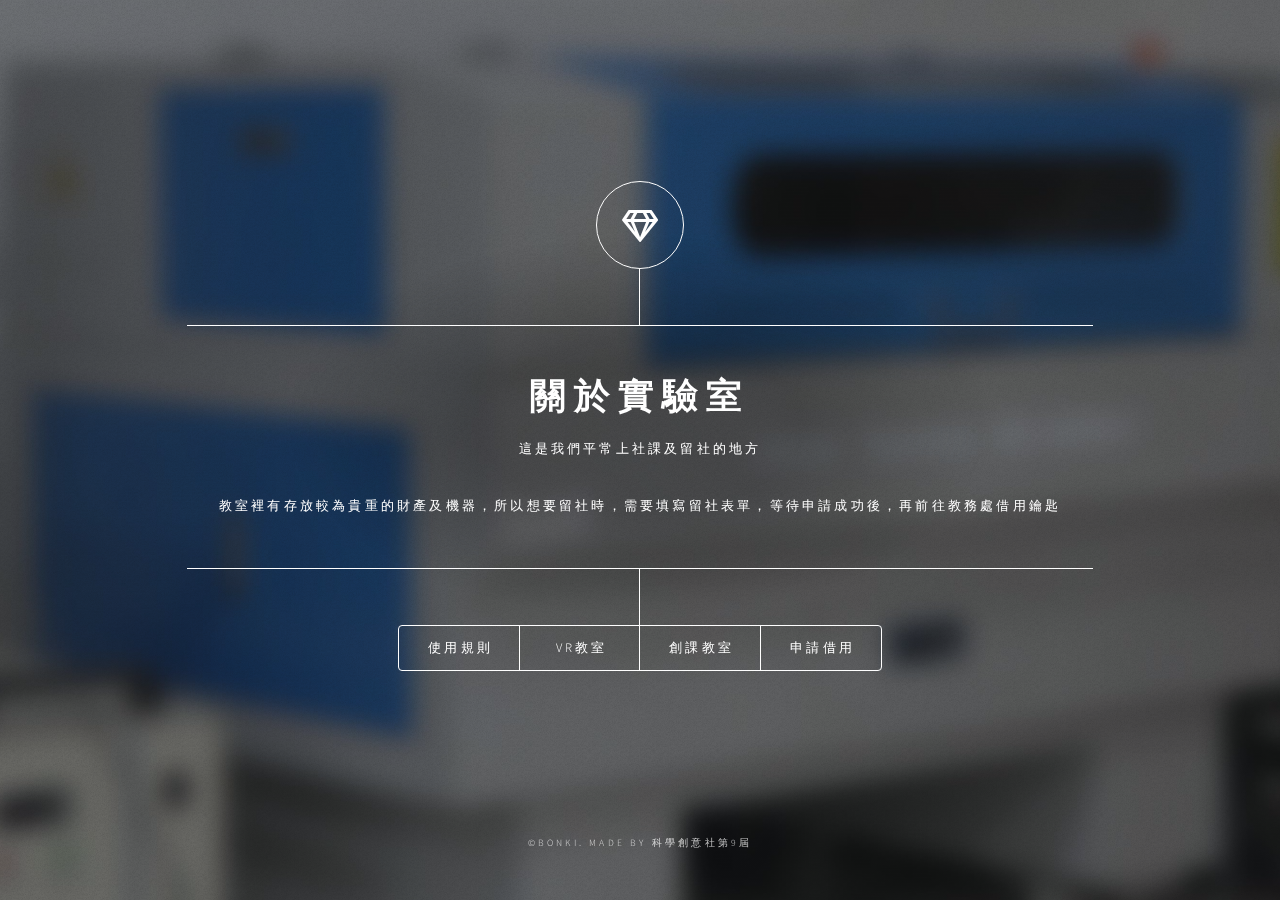
<file: fablab/index.html>
<!DOCTYPE html>

<html>
  <head>
    <title>科學創意社 | 關於實驗室</title>
    <meta charset="utf-8" />
    <meta
      name="viewport"
      content="width=device-width, initial-scale=1, user-scalable=no"
    />
    <link rel="stylesheet" href="assets/css/main.css" />
    <noscript
      ><link rel="stylesheet" href="assets/css/noscript.css"
    /></noscript>
    <link rel="icon" href="../Logo/logo.ico" />
  </head>
  <body class="is-preload">
    <!-- Wrapper -->
    <div id="wrapper">
      <!-- Header -->
      <header id="header">
        <div class="logo">
          <span class="icon fa-gem"></span>
        </div>
        <div class="content">
          <div class="inner">
            <h1>關於實驗室</h1>
            <p>這是我們平常上社課及留社的地方</p>
            <p>
              教室裡有存放較為貴重的財產及機器，所以想要留社時，需要填寫留社表單，等待申請成功後，再前往教務處借用鑰匙
            </p>
          </div>
        </div>
        <nav>
          <ul>
            <li><a href="#intro">使用規則</a></li>
            <li><a href="#work">VR教室</a></li>
            <li><a href="#about">創課教室</a></li>
            <li><a href="#contact">申請借用</a></li>
            <!--<li><a href="#elements">Elements</a></li>-->
          </ul>
        </nav>
      </header>

      <!-- Main -->
      <div id="main">
        <!-- Intro -->
        <article id="intro">
          <h2 class="major">使用規則</h2>
          <span class="image main"><img src="images/pic01.jpg" alt="" /></span>
          <p>▶┃ 請勿在教室留下垃圾</p>
          <p>▶┃ 離開時請隨手關燈、冷氣及電閘</p>
          <p>▶┃ 教室的鍵盤椅，請依照圖案方向堆疊好</p>
          <p>▶┃ 請勿隨意調整機器的功率</p>
        </article>

        <!-- Work -->
        <article id="work">
          <h2 class="major">VR教室</h2>
          <span class="image main"><img src="images/pic02.jpg" alt="" /></span>
          <p>VR教室，顧名思義就是擁有VR設備的教室</p>
          <p>教室中也不只存放了VR，以下是常用設備清單</p>
          <p>▶┃ 熱轉印機及熱轉印列印機</p>
          <p>▶┃ EV3機器人及實驗用場地</p>
          <p>▶┃ 教學用機器實驗臂</p>
          <p>▶┃ 機關王零件及實驗用場地</p>
          <p>▶┃ VR設備及使用場地</p>
        </article>

        <!-- About -->
        <article id="about">
          <h2 class="major">創課教室</h2>
          <span class="image main"><img src="images/pic03.jpg" alt="" /></span>
          <p>為上社課及開設研習的主要大本營</p>
          <p>以下是常用設備清單</p>
          <p>▶┃ Arduino及Esp32零組件</p>
          <p>▶┃ 鑽床、CNC及砂輪機</p>
          <p>▶┃ 大小型雷射切割機</p>
          <p>▶┃ XYZprint及Flux 3D列印機</p>
          <p>▶┃ 私有雲端主機</p>
          <p>▶┃ 電競及電腦主機及螢幕</p>
        </article>

        <!-- Contact -->
        <article id="contact">
          <h2 class="major">申請借用</h2>
          <form method="post" action="#">
            <div class="fields">
              <div class="field half">
                <label for="name">班級姓名</label>
                <input type="text" name="name" id="name" />
              </div>
              <div class="field half">
                <label for="email">電子郵件</label>
                <input type="text" name="email" id="email" />
              </div>
              <div class="field">
                <label for="message">用途說明</label>
                <textarea name="message" id="message" rows="4"></textarea>
              </div>
            </div>
            <ul class="actions">
              <li>
                <input type="submit" value="送出申請" class="primary" />
              </li>
              <li><input type="reset" value="重新填寫" /></li>
            </ul>
          </form>
          <ul class="icons">
            <li>
              <a href="#" class="icon brands fa-twitter"
                ><span class="label">Twitter</span></a
              >
            </li>
            <li>
              <a href="#" class="icon brands fa-facebook-f"
                ><span class="label">Facebook</span></a
              >
            </li>
            <li>
              <a href="#" class="icon brands fa-instagram"
                ><span class="label">Instagram</span></a
              >
            </li>
            <li>
              <a href="#" class="icon brands fa-github"
                ><span class="label">GitHub</span></a
              >
            </li>
          </ul>
        </article>

        <!-- Elements -->
        <article id="elements">
          <h2 class="major">Elements</h2>

          <section>
            <h3 class="major">Text</h3>
            <p>
              This is <b>bold</b> and this is <strong>strong</strong>. This is
              <i>italic</i> and this is <em>emphasized</em>. This is
              <sup>superscript</sup> text and this is <sub>subscript</sub> text.
              This is <u>underlined</u> and this is code:
              <code>for (;;) { ... }</code>. Finally,
              <a href="#">this is a link</a>.
            </p>
            <hr />
            <h2>Heading Level 2</h2>
            <h3>Heading Level 3</h3>
            <h4>Heading Level 4</h4>
            <h5>Heading Level 5</h5>
            <h6>Heading Level 6</h6>
            <hr />
            <h4>Blockquote</h4>
            <blockquote>
              Fringilla nisl. Donec accumsan interdum nisi, quis tincidunt felis
              sagittis eget tempus euismod. Vestibulum ante ipsum primis in
              faucibus vestibulum. Blandit adipiscing eu felis iaculis volutpat
              ac adipiscing accumsan faucibus. Vestibulum ante ipsum primis in
              faucibus lorem ipsum dolor sit amet nullam adipiscing eu felis.
            </blockquote>
            <h4>Preformatted</h4>
            <pre><code>i = 0;

while (!deck.isInOrder()) {
    print 'Iteration ' + i;
    deck.shuffle();
    i++;
}

print 'It took ' + i + ' iterations to sort the deck.';</code></pre>
          </section>

          <section>
            <h3 class="major">Lists</h3>

            <h4>Unordered</h4>
            <ul>
              <li>Dolor pulvinar etiam.</li>
              <li>Sagittis adipiscing.</li>
              <li>Felis enim feugiat.</li>
            </ul>

            <h4>Alternate</h4>
            <ul class="alt">
              <li>Dolor pulvinar etiam.</li>
              <li>Sagittis adipiscing.</li>
              <li>Felis enim feugiat.</li>
            </ul>

            <h4>Ordered</h4>
            <ol>
              <li>Dolor pulvinar etiam.</li>
              <li>Etiam vel felis viverra.</li>
              <li>Felis enim feugiat.</li>
              <li>Dolor pulvinar etiam.</li>
              <li>Etiam vel felis lorem.</li>
              <li>Felis enim et feugiat.</li>
            </ol>
            <h4>Icons</h4>
            <ul class="icons">
              <li>
                <a href="#" class="icon brands fa-twitter"
                  ><span class="label">Twitter</span></a
                >
              </li>
              <li>
                <a href="#" class="icon brands fa-facebook-f"
                  ><span class="label">Facebook</span></a
                >
              </li>
              <li>
                <a href="#" class="icon brands fa-instagram"
                  ><span class="label">Instagram</span></a
                >
              </li>
              <li>
                <a href="#" class="icon brands fa-github"
                  ><span class="label">Github</span></a
                >
              </li>
            </ul>

            <h4>Actions</h4>
            <ul class="actions">
              <li><a href="#" class="button primary">Default</a></li>
              <li><a href="#" class="button">Default</a></li>
            </ul>
            <ul class="actions stacked">
              <li><a href="#" class="button primary">Default</a></li>
              <li><a href="#" class="button">Default</a></li>
            </ul>
          </section>

          <section>
            <h3 class="major">Table</h3>
            <h4>Default</h4>
            <div class="table-wrapper">
              <table>
                <thead>
                  <tr>
                    <th>Name</th>
                    <th>Description</th>
                    <th>Price</th>
                  </tr>
                </thead>
                <tbody>
                  <tr>
                    <td>Item One</td>
                    <td>Ante turpis integer aliquet porttitor.</td>
                    <td>29.99</td>
                  </tr>
                  <tr>
                    <td>Item Two</td>
                    <td>Vis ac commodo adipiscing arcu aliquet.</td>
                    <td>19.99</td>
                  </tr>
                  <tr>
                    <td>Item Three</td>
                    <td>Morbi faucibus arcu accumsan lorem.</td>
                    <td>29.99</td>
                  </tr>
                  <tr>
                    <td>Item Four</td>
                    <td>Vitae integer tempus condimentum.</td>
                    <td>19.99</td>
                  </tr>
                  <tr>
                    <td>Item Five</td>
                    <td>Ante turpis integer aliquet porttitor.</td>
                    <td>29.99</td>
                  </tr>
                </tbody>
                <tfoot>
                  <tr>
                    <td colspan="2"></td>
                    <td>100.00</td>
                  </tr>
                </tfoot>
              </table>
            </div>

            <h4>Alternate</h4>
            <div class="table-wrapper">
              <table class="alt">
                <thead>
                  <tr>
                    <th>Name</th>
                    <th>Description</th>
                    <th>Price</th>
                  </tr>
                </thead>
                <tbody>
                  <tr>
                    <td>Item One</td>
                    <td>Ante turpis integer aliquet porttitor.</td>
                    <td>29.99</td>
                  </tr>
                  <tr>
                    <td>Item Two</td>
                    <td>Vis ac commodo adipiscing arcu aliquet.</td>
                    <td>19.99</td>
                  </tr>
                  <tr>
                    <td>Item Three</td>
                    <td>Morbi faucibus arcu accumsan lorem.</td>
                    <td>29.99</td>
                  </tr>
                  <tr>
                    <td>Item Four</td>
                    <td>Vitae integer tempus condimentum.</td>
                    <td>19.99</td>
                  </tr>
                  <tr>
                    <td>Item Five</td>
                    <td>Ante turpis integer aliquet porttitor.</td>
                    <td>29.99</td>
                  </tr>
                </tbody>
                <tfoot>
                  <tr>
                    <td colspan="2"></td>
                    <td>100.00</td>
                  </tr>
                </tfoot>
              </table>
            </div>
          </section>

          <section>
            <h3 class="major">Buttons</h3>
            <ul class="actions">
              <li><a href="#" class="button primary">Primary</a></li>
              <li><a href="#" class="button">Default</a></li>
            </ul>
            <ul class="actions">
              <li><a href="#" class="button">Default</a></li>
              <li><a href="#" class="button small">Small</a></li>
            </ul>
            <ul class="actions">
              <li>
                <a href="#" class="button primary icon solid fa-download"
                  >Icon</a
                >
              </li>
              <li>
                <a href="#" class="button icon solid fa-download">Icon</a>
              </li>
            </ul>
            <ul class="actions">
              <li><span class="button primary disabled">Disabled</span></li>
              <li><span class="button disabled">Disabled</span></li>
            </ul>
          </section>

          <section>
            <h3 class="major">Form</h3>
            <form method="post" action="#">
              <div class="fields">
                <div class="field half">
                  <label for="demo-name">Name</label>
                  <input
                    type="text"
                    name="demo-name"
                    id="demo-name"
                    value=""
                    placeholder="Jane Doe"
                  />
                </div>
                <div class="field half">
                  <label for="demo-email">Email</label>
                  <input
                    type="email"
                    name="demo-email"
                    id="demo-email"
                    value=""
                    placeholder="jane@untitled.tld"
                  />
                </div>
                <div class="field">
                  <label for="demo-category">Category</label>
                  <select name="demo-category" id="demo-category">
                    <option value="">-</option>
                    <option value="1">Manufacturing</option>
                    <option value="1">Shipping</option>
                    <option value="1">Administration</option>
                    <option value="1">Human Resources</option>
                  </select>
                </div>
                <div class="field half">
                  <input
                    type="radio"
                    id="demo-priority-low"
                    name="demo-priority"
                    checked
                  />
                  <label for="demo-priority-low">Low</label>
                </div>
                <div class="field half">
                  <input
                    type="radio"
                    id="demo-priority-high"
                    name="demo-priority"
                  />
                  <label for="demo-priority-high">High</label>
                </div>
                <div class="field half">
                  <input type="checkbox" id="demo-copy" name="demo-copy" />
                  <label for="demo-copy">Email me a copy</label>
                </div>
                <div class="field half">
                  <input
                    type="checkbox"
                    id="demo-human"
                    name="demo-human"
                    checked
                  />
                  <label for="demo-human">Not a robot</label>
                </div>
                <div class="field">
                  <label for="demo-message">Message</label>
                  <textarea
                    name="demo-message"
                    id="demo-message"
                    placeholder="Enter your message"
                    rows="6"
                  ></textarea>
                </div>
              </div>
              <ul class="actions">
                <li>
                  <input type="submit" value="Send Message" class="primary" />
                </li>
                <li><input type="reset" value="Reset" /></li>
              </ul>
            </form>
          </section>
        </article>
      </div>

      <!-- Footer -->
      <footer id="footer">
        <p class="copyright">&copy;Bonki. MADE BY 科學創意社第9屆</p>
      </footer>
    </div>

    <!-- BG -->
    <div id="bg"></div>

    <!-- Scripts -->
    <script src="assets/js/jquery.min.js"></script>
    <script src="assets/js/browser.min.js"></script>
    <script src="assets/js/breakpoints.min.js"></script>
    <script src="assets/js/util.js"></script>
    <script src="assets/js/main.js"></script>
  </body>
</html>
</file>
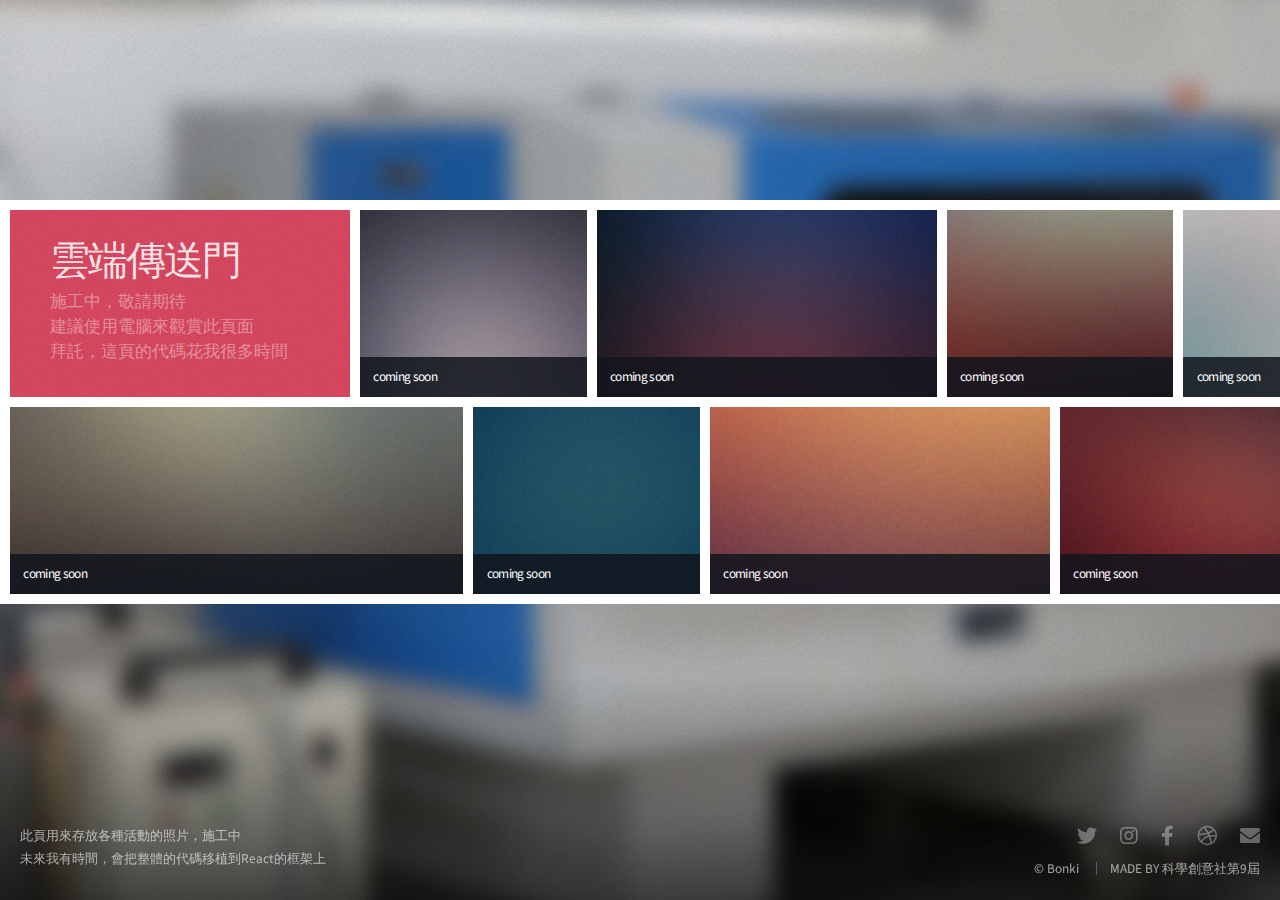
<file: 圖片/index.html>
<!DOCTYPE html>
<!--
	Parallelism by HTML5 UP
	html5up.net | @ajlkn
	Free for personal and commercial use under the CCA 3.0 license (html5up.net/license)
-->
<html>
  <head>
    <title>科學創意社 | 活動照片</title>
    <meta charset="utf-8" />
    <meta
      name="viewport"
      content="width=device-width, initial-scale=1, user-scalable=no"
    />
    <link rel="icon" href="../Logo/logo.ico" />
    <link rel="stylesheet" href="assets/css/main.css" />
    <noscript
      ><link rel="stylesheet" href="assets/css/noscript.css"
    /></noscript>
  </head>
  <body class="is-preload">
    <!-- Wrapper -->
    <div id="wrapper">
      <!-- Main -->
      <section id="main">
        <!-- Items -->
        <div class="items">
          <div class="item intro span-2">
            <h1><a href="https://drive.google.com/drive/folders/1JvOKrb0jTCURZXqoeDVzFIQCxcFy0DCv?usp=sharing">雲端傳送門</a></h1>
            <p>
              施工中，敬請期待<br />
              建議使用電腦來觀賞此頁面<br>
			        拜託，這頁的代碼花我很多時間
            </p>
          </div>

          <article class="item thumb span-1">
            <h2>coming soon</h2>
            <a href="images/fulls/01.jpg" class="image"
              ><img src="images/thumbs/01.jpg" alt=""
            /></a>
          </article>

          <article class="item thumb span-2">
            <h2>coming soon</h2>
            <a href="images/fulls/02.jpg" class="image"
              ><img src="images/thumbs/02.jpg" alt=""
            /></a>
          </article>

          <article class="item thumb span-1">
            <h2>coming soon</h2>
            <a href="images/fulls/03.jpg" class="image"
              ><img src="images/thumbs/03.jpg" alt=""
            /></a>
          </article>

          <article class="item thumb span-1">
            <h2>coming soon</h2>
            <a href="images/fulls/04.jpg" class="image"
              ><img src="images/thumbs/04.jpg" alt=""
            /></a>
          </article>

          <article class="item thumb span-3">
            <h2>coming soon</h2>
            <a href="images/fulls/05.jpg" class="image"
              ><img src="images/thumbs/05.jpg" alt=""
            /></a>
          </article>

          <article class="item thumb span-1">
            <h2>coming soon</h2>
            <a href="images/fulls/06.jpg" class="image"
              ><img src="images/thumbs/06.jpg" alt=""
            /></a>
          </article>

          <article class="item thumb span-2">
            <h2>coming soon</h2>
            <a href="images/fulls/07.jpg" class="image"
              ><img src="images/thumbs/07.jpg" alt=""
            /></a>
          </article>

          <article class="item thumb span-2">
            <h2>coming soon</h2>
            <a href="images/fulls/08.jpg" class="image"
              ><img src="images/thumbs/08.jpg" alt=""
            /></a>
          </article>
        </div>

        <!-- Items -->
        <div class="items">
          <article class="item thumb span-3">
            <h2>coming soon</h2>
            <a href="images/fulls/05.jpg" class="image"
              ><img src="images/thumbs/05.jpg" alt=""
            /></a>
          </article>
          <article class="item thumb span-1">
            <h2>coming soon</h2>
            <a href="images/fulls/06.jpg" class="image"
              ><img src="images/thumbs/06.jpg" alt=""
            /></a>
          </article>
          <article class="item thumb span-2">
            <h2>coming soon</h2>
            <a href="images/fulls/07.jpg" class="image"
              ><img src="images/thumbs/07.jpg" alt=""
            /></a>
          </article>
          <article class="item thumb span-2">
            <h2>coming soon</h2>
            <a href="images/fulls/08.jpg" class="image"
              ><img src="images/thumbs/08.jpg" alt=""
            /></a>
          </article>
          <article class="item thumb span-1">
            <h2>coming soon</h2>
            <a href="images/fulls/01.jpg" class="image"
              ><img src="images/thumbs/01.jpg" alt=""
            /></a>
          </article>
          <article class="item thumb span-2">
            <h2>coming soon</h2>
            <a href="images/fulls/02.jpg" class="image"
              ><img src="images/thumbs/02.jpg" alt=""
            /></a>
          </article>
          <article class="item thumb span-1">
            <h2>coming soon</h2>
            <a href="images/fulls/03.jpg" class="image"
              ><img src="images/thumbs/03.jpg" alt=""
            /></a>
          </article>
          <article class="item thumb span-2">
            <h2>coming soon</h2>
            <a href="images/fulls/05.jpg" class="image"
              ><img src="images/thumbs/05.jpg" alt=""
            /></a>
          </article>
          <article class="item thumb span-1">
            <h2>coming soon</h2>
            <a href="images/fulls/04.jpg" class="image"
              ><img src="images/thumbs/04.jpg" alt=""
            /></a>
          </article>
        </div>
      </section>

      <!-- Footer -->
      <section id="footer">
        <section>
          <p>
            此頁用來存放各種活動的照片，施工中
          </p>
		  <P>未來我有時間，會把整體的代碼移植到React的框架上</P>
        </section>
        <section>
          <ul class="icons">
            <li>
              <a href="#" class="icon brands fa-twitter"
                ><span class="label">Twitter</span></a
              >
            </li>
            <li>
              <a href="#" class="icon brands fa-instagram"
                ><span class="label">Instagram</span></a
              >
            </li>
            <li>
              <a href="#" class="icon brands fa-facebook-f"
                ><span class="label">Facebook</span></a
              >
            </li>
            <li>
              <a href="#" class="icon brands fa-dribbble"
                ><span class="label">Dribbble</span></a
              >
            </li>
            <li>
              <a href="#" class="icon solid fa-envelope"
                ><span class="label">Email</span></a
              >
            </li>
          </ul>
          <ul class="copyright">
            <li>&copy; Bonki</li>
            <li>MADE BY 科學創意社第9屆</a></li>
          </ul>
        </section>
      </section>
    </div>

    <!-- Scripts -->
    <script src="assets/js/jquery.min.js"></script>
    <script src="assets/js/jquery.poptrox.min.js"></script>
    <script src="assets/js/browser.min.js"></script>
    <script src="assets/js/breakpoints.min.js"></script>
    <script src="assets/js/util.js"></script>
    <script src="assets/js/main.js"></script>
  </body>
</html>
</file>
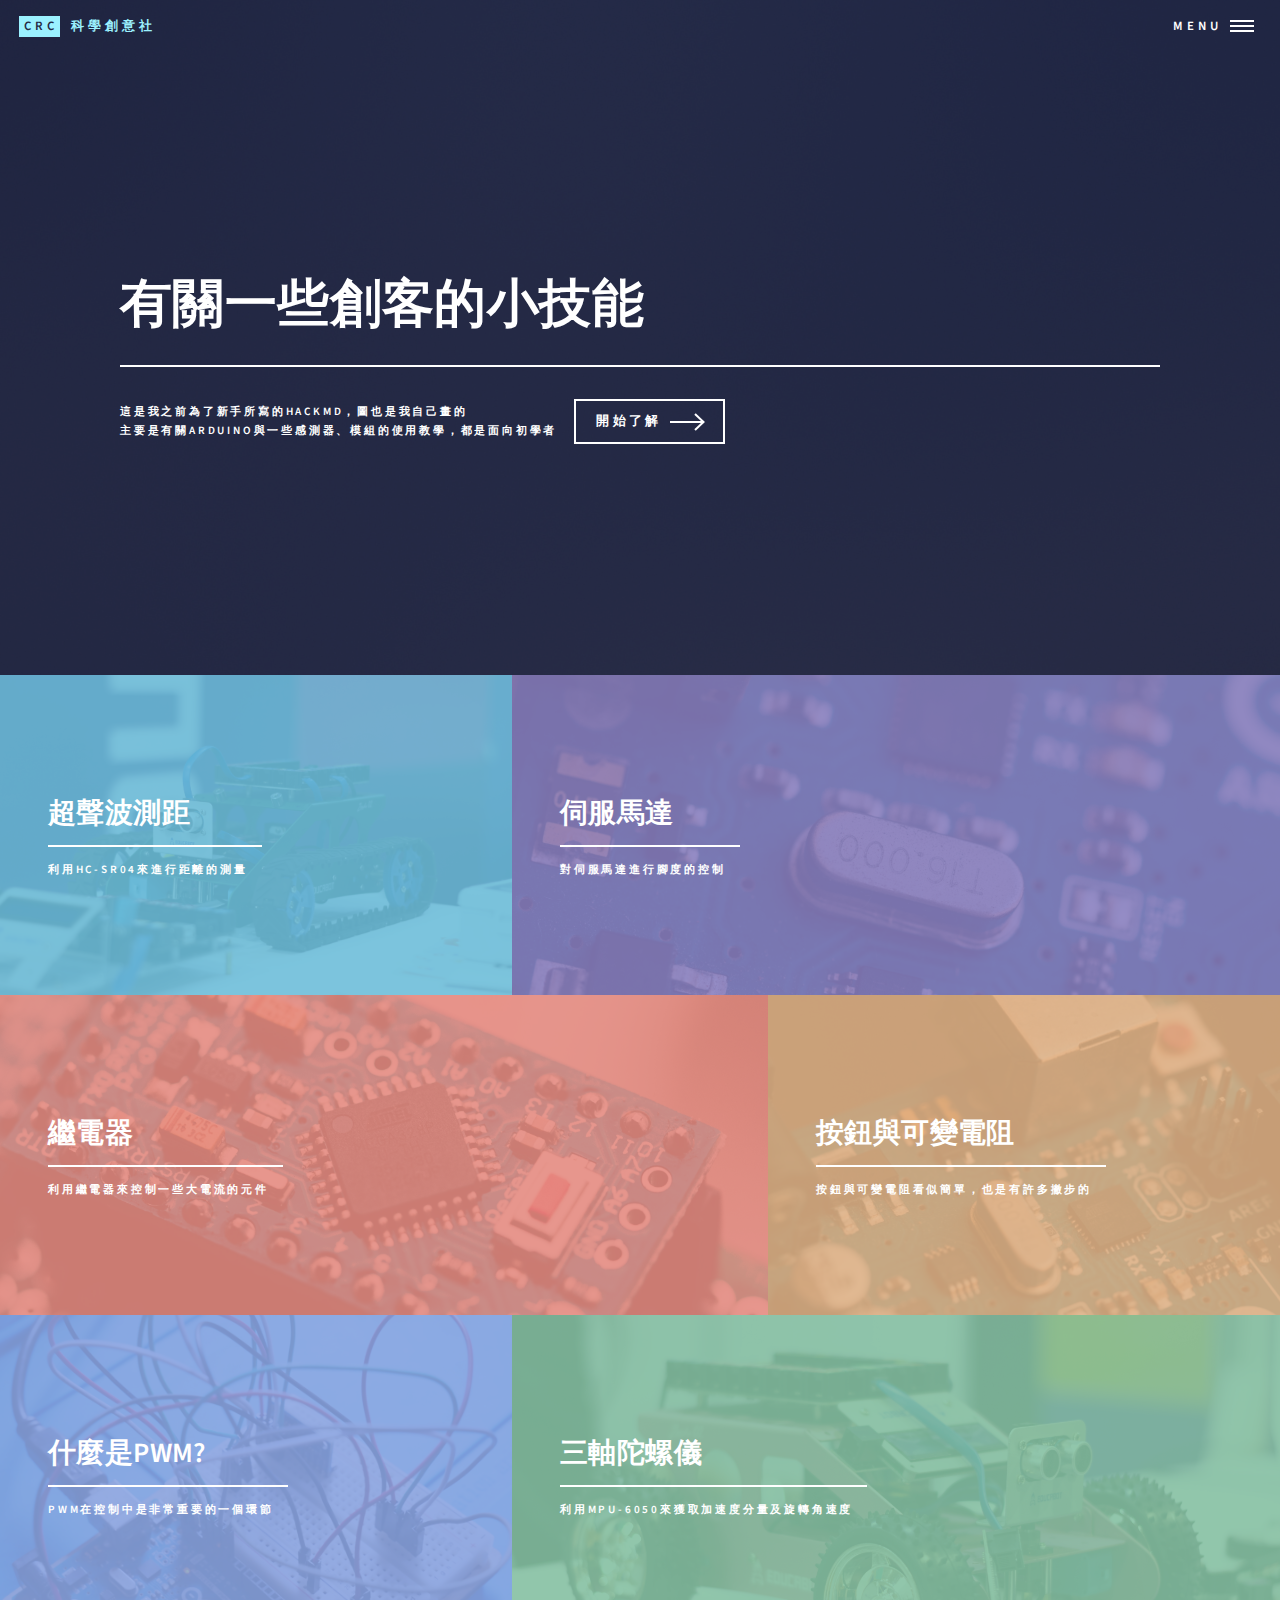
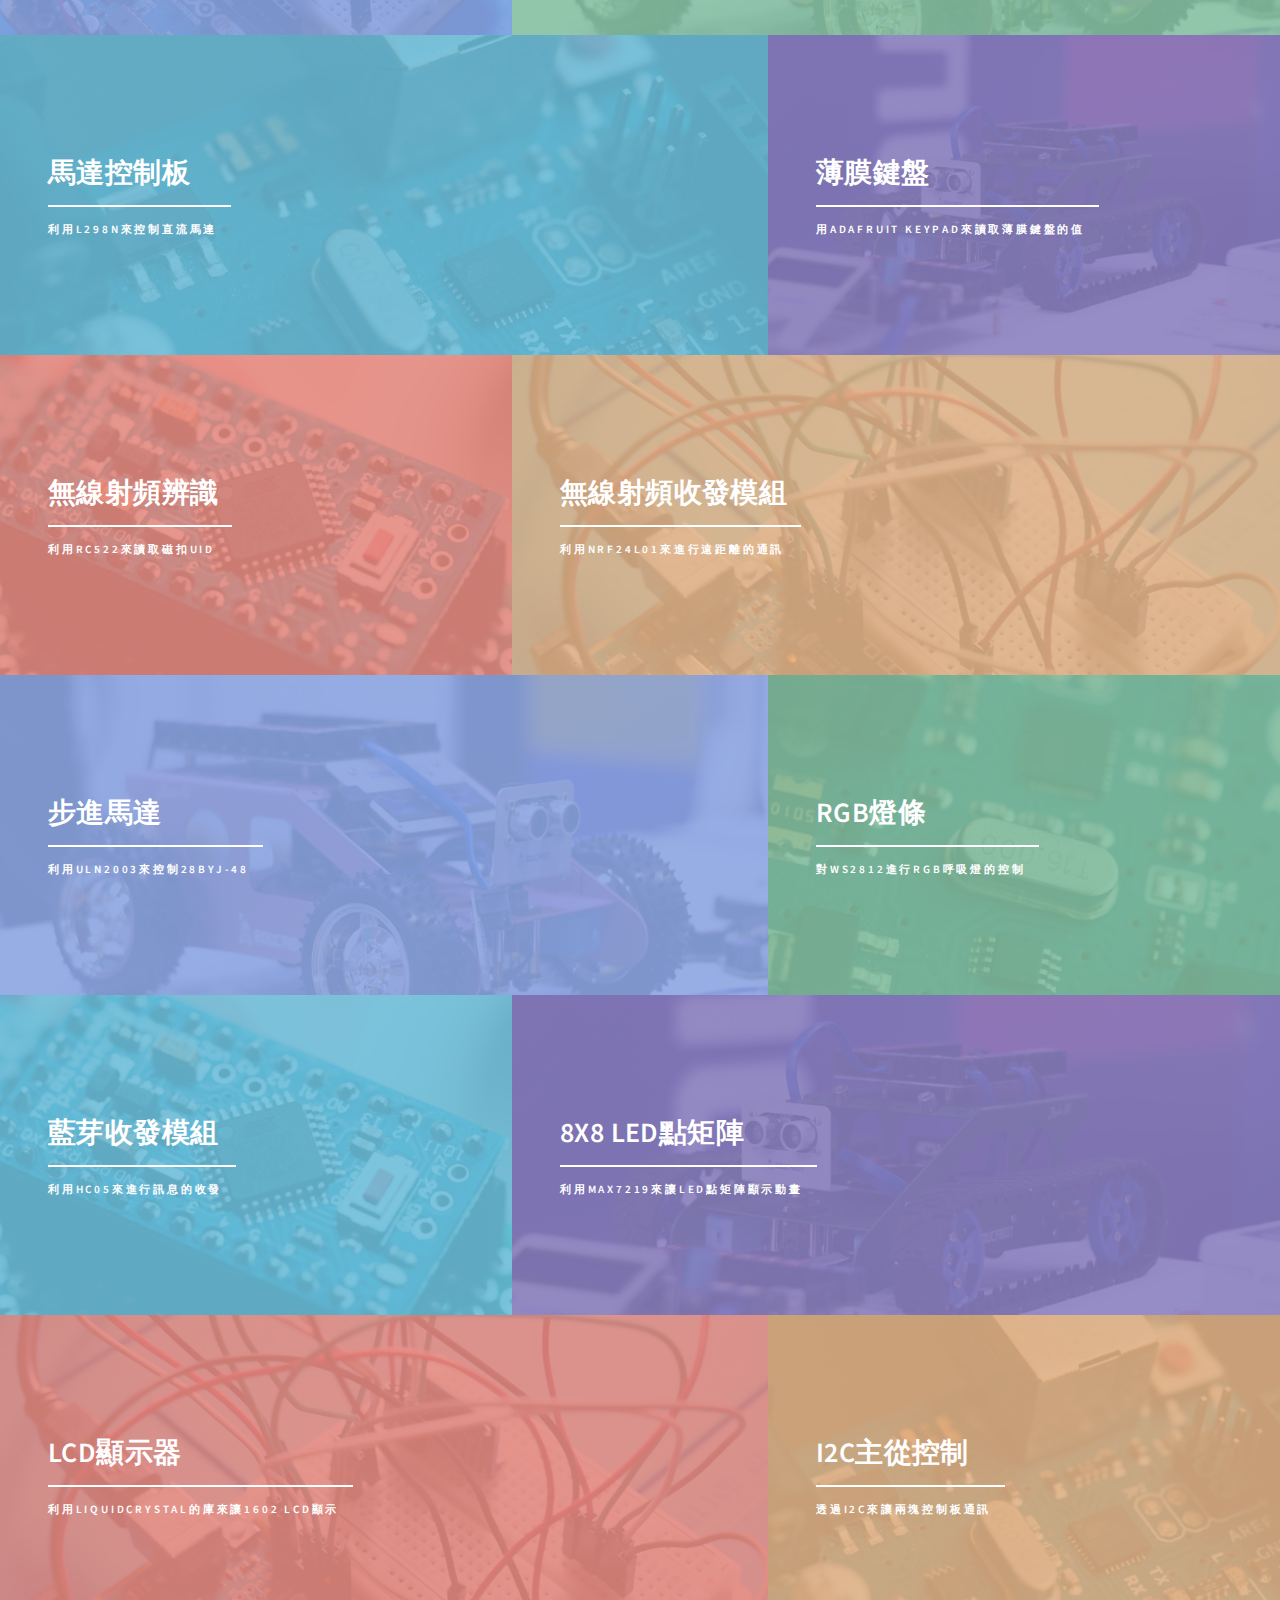
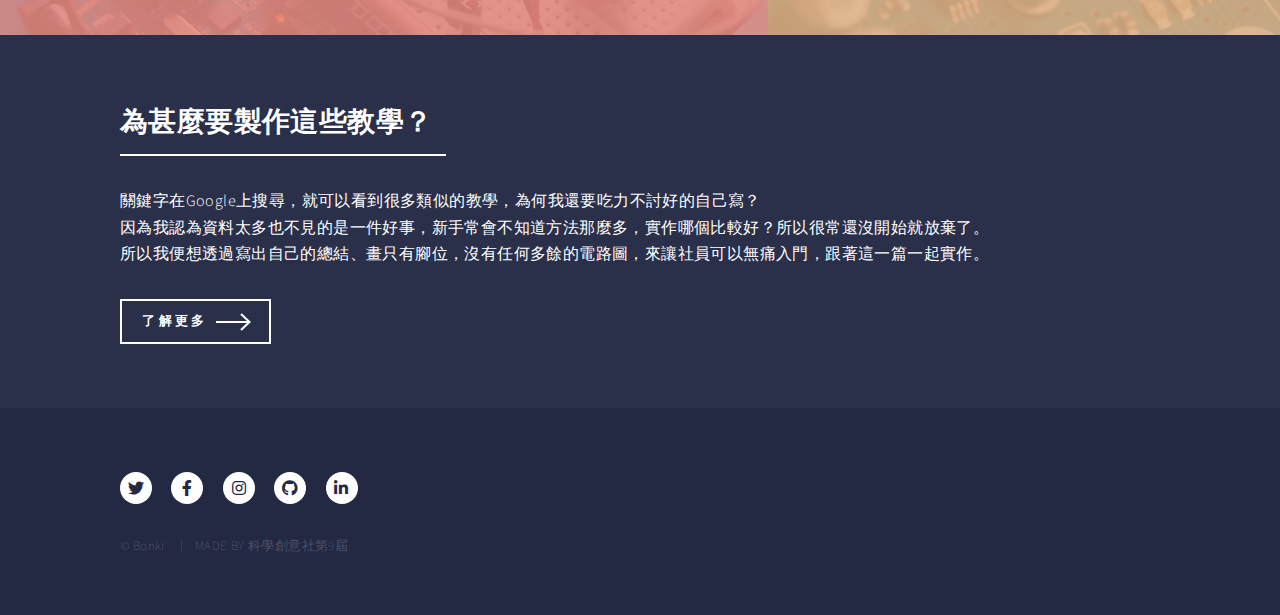
<file: 文章/index.html>
<!DOCTYPE html>
<!--
	Forty by HTML5 UP
	html5up.net | @ajlkn
	Free for personal and commercial use under the CCA 3.0 license (html5up.net/license)
-->
<html>
  <head>
    <title>科學創意社 | 教學文章</title>
    <meta charset="utf-8" />
    <meta
      name="viewport"
      content="width=device-width, initial-scale=1, user-scalable=no"
    />
    <link rel="icon" href="../Logo/logo.ico" />
    <link rel="stylesheet" href="assets/css/main.css" />
    <noscript
      ><link rel="stylesheet" href="assets/css/noscript.css"
    /></noscript>
  </head>
  <body class="is-preload">
    <!-- Wrapper -->
    <div id="wrapper">
      <!-- Header -->
      <header id="header" class="alt">
        <a href="#" class="logo"
          ><strong>CRC</strong> <span>科學創意社</span></a
        >
        <nav>
          <a href="#menu">Menu</a>
        </nav>
      </header>

      <!-- Menu -->
      <nav id="menu">
        <ul class="links">
          <li><a href="../index.html">關於我們</a></li>
          <li><a href="../幹介-index/landing.html">關於幹部們</a></li>
          <li><a href="../fablab/index.html">關於實驗室</a></li>
          <li><a href="../文章/index.html">教學文章</a></li>
          <li><a href="../展覽/index.html">展覽活動</a></li>
          <li><a href="../社課/index.html">社課內容</a></li>
        </ul>
        <!-- <ul class="actions stacked">
          <li><a href="#" class="button primary fit">Get Started</a></li>
          <li><a href="#" class="button fit">Log In</a></li>
        </ul> -->
      </nav>

      <!-- Banner -->
      <section id="banner" class="major">
        <div class="inner">
          <header class="major">
            <h1>有關一些創客的小技能</h1>
          </header>
          <div class="content">
            <p>
              這是我之前為了新手所寫的HackMD，圖也是我自己畫的<br />
              主要是有關Arduino與一些感測器、模組的使用教學，都是面向初學者
            </p>
            <ul class="actions">
              <li>
                <a href="#one" class="button next scrolly">開始了解</a>
              </li>
            </ul>
          </div>
        </div>
      </section>

      <!-- Main -->
      <div id="main">
        <!-- One -->
        <section id="one" class="tiles">
          <article>
            <span class="image">
              <img src="images/pic01.jpg" alt="" />
            </span>
            <header class="major">
              <h3><a href="https://hackmd.io/@HchdaPEXRSqXWhCjrBY_1w/HkdwfwPDh" class="link">超聲波測距</a></h3>
              <p>利用HC-SR04來進行距離的測量</p>
            </header>
          </article>
          <article>
            <span class="image">
              <img src="images/pic02.jpg" alt="" />
            </span>
            <header class="major">
              <h3><a href="https://hackmd.io/@HchdaPEXRSqXWhCjrBY_1w/HkdwfwPDh" class="link">伺服馬達</a></h3>
              <p>對伺服馬達進行腳度的控制</p>
            </header>
          </article>
          <article>
            <span class="image">
              <img src="images/pic03.jpg" alt="" />
            </span>
            <header class="major">
              <h3><a href="https://hackmd.io/@HchdaPEXRSqXWhCjrBY_1w/HkdwfwPDh" class="link">繼電器</a></h3>
              <p>利用繼電器來控制一些大電流的元件</p>
            </header>
          </article>
          <article>
            <span class="image">
              <img src="images/pic04.jpg" alt="" />
            </span>
            <header class="major">
              <h3><a href="https://hackmd.io/@HchdaPEXRSqXWhCjrBY_1w/HkdwfwPDh" class="link">按鈕與可變電阻</a></h3>
              <p>按鈕與可變電阻看似簡單，也是有許多撇步的</p>
            </header>
          </article>
          <article>
            <span class="image">
              <img src="images/pic05.jpg" alt="" />
            </span>
            <header class="major">
              <h3><a href="https://hackmd.io/@HchdaPEXRSqXWhCjrBY_1w/HkdwfwPDh" class="link">什麼是PWM?</a></h3>
              <p>PWM在控制中是非常重要的一個環節</p>
            </header>
          </article>
          <article>
            <span class="image">
              <img src="images/pic06.jpg" alt="" />
            </span>
            <header class="major">
              <h3><a href="https://hackmd.io/@HchdaPEXRSqXWhCjrBY_1w/HkdwfwPDh" class="link">三軸陀螺儀</a></h3>
              <p>利用MPU-6050來獲取加速度分量及旋轉角速度</p>
            </header>
          </article>
          <article>
            <span class="image">
              <img src="images/pic04.jpg" alt="" />
            </span>
            <header class="major">
              <h3><a href="https://hackmd.io/@HchdaPEXRSqXWhCjrBY_1w/HkdwfwPDh" class="link">馬達控制板</a></h3>
              <p>利用L298n來控制直流馬達</p>
            </header>
          </article>
          <article>
            <span class="image">
              <img src="images/pic01.jpg" alt="" />
            </span>
            <header class="major">
              <h3><a href="https://hackmd.io/@HchdaPEXRSqXWhCjrBY_1w/HkdwfwPDh" class="link">薄膜鍵盤</a></h3>
              <p>用Adafruit Keypad來讀取薄膜鍵盤的值</p>
            </header>
          </article>
          <article>
            <span class="image">
              <img src="images/pic03.jpg" alt="" />
            </span>
            <header class="major">
              <h3><a href="https://hackmd.io/@HchdaPEXRSqXWhCjrBY_1w/HkdwfwPDh" class="link">無線射頻辨識</a></h3>
              <p>利用RC522來讀取磁扣UID</p>
            </header>
          </article>
          <article>
            <span class="image">
              <img src="images/pic05.jpg" alt="" />
            </span>
            <header class="major">
              <h3><a href="https://hackmd.io/@HchdaPEXRSqXWhCjrBY_1w/HkdwfwPDh" class="link">無線射頻收發模組</a></h3>
              <p>利用NRF24L01來進行遠距離的通訊</p>
            </header>
          </article>
          <article>
            <span class="image">
              <img src="images/pic06.jpg" alt="" />
            </span>
            <header class="major">
              <h3><a href="https://hackmd.io/@HchdaPEXRSqXWhCjrBY_1w/HkdwfwPDh" class="link">步進馬達</a></h3>
              <p>利用ULN2003來控制28BYJ-48</p>
            </header>
          </article>
          <article>
            <span class="image">
              <img src="images/pic02.jpg" alt="" />
            </span>
            <header class="major">
              <h3><a href="https://hackmd.io/@HchdaPEXRSqXWhCjrBY_1w/HkdwfwPDh" class="link">RGB燈條</a></h3>
              <p>對WS2812進行RGB呼吸燈的控制</p>
            </header>
          </article>
          <article>
            <span class="image">
              <img src="images/pic03.jpg" alt="" />
            </span>
            <header class="major">
              <h3><a href="https://hackmd.io/@HchdaPEXRSqXWhCjrBY_1w/HkdwfwPDh" class="link">藍芽收發模組</a></h3>
              <p>利用HC05來進行訊息的收發</p>
            </header>
          </article>
          <article>
            <span class="image">
              <img src="images/pic01.jpg" alt="" />
            </span>
            <header class="major">
              <h3><a href="https://hackmd.io/@HchdaPEXRSqXWhCjrBY_1w/HkdwfwPDh" class="link">8X8 LED點矩陣</a></h3>
              <p>利用MAX7219來讓LED點矩陣顯示動畫</p>
            </header>
          </article>
          <article>
            <span class="image">
              <img src="images/pic05.jpg" alt="" />
            </span>
            <header class="major">
              <h3><a href="https://hackmd.io/@HchdaPEXRSqXWhCjrBY_1w/HkdwfwPDh" class="link">LCD顯示器</a></h3>
              <p>利用LiquidCrystal的庫來讓1602 LCD顯示</p>
            </header>
          </article>
          <article>
            <span class="image">
              <img src="images/pic04.jpg" alt="" />
            </span>
            <header class="major">
              <h3><a href="https://hackmd.io/@HchdaPEXRSqXWhCjrBY_1w/HkdwfwPDh" class="link">I2C主從控制</a></h3>
              <p>透過I2C來讓兩塊控制板通訊</p>
            </header>
          </article>
        </section>


        <!-- Two -->
        <section id="two">
          <div class="inner">
            <header class="major">
              <h2>為甚麼要製作這些教學？
              </h2>
            </header>
            <p >
              關鍵字在Google上搜尋，就可以看到很多類似的教學，為何我還要吃力不討好的自己寫？<br>
              因為我認為資料太多也不見的是一件好事，新手常會不知道方法那麼多，實作哪個比較好？所以很常還沒開始就放棄了。<br>
              所以我便想透過寫出自己的總結、畫只有腳位，沒有任何多餘的電路圖，來讓社員可以無痛入門，跟著這一篇一起實作。
            </p>
            <ul class="actions">
              <li>
                <a href="" class="button next">了解更多</a>
              </li>
            </ul>
          </div>
        </section>
      </div>

      <!-- Contact -->
      <!-- <section id="contact">
        <div class="inner">
          <section>
            <form method="post" action="#">
              <div class="fields">
                <div class="field half">
                  <label for="name">Name</label>
                  <input type="text" name="name" id="name" />
                </div>
                <div class="field half">
                  <label for="email">Email</label>
                  <input type="text" name="email" id="email" />
                </div>
                <div class="field">
                  <label for="message">Message</label>
                  <textarea name="message" id="message" rows="6"></textarea>
                </div>
              </div>
              <ul class="actions">
                <li>
                  <input type="submit" value="Send Message" class="primary" />
                </li>
                <li><input type="reset" value="Clear" /></li>
              </ul>
            </form>
          </section>
          <section class="split">
            <section>
              <div class="contact-method">
                <span class="icon solid alt fa-envelope"></span>
                <h3>Email</h3>
                <a href="#">information@untitled.tld</a>
              </div>
            </section>
            <section>
              <div class="contact-method">
                <span class="icon solid alt fa-phone"></span>
                <h3>Phone</h3>
                <span>(000) 000-0000 x12387</span>
              </div>
            </section>
            <section>
              <div class="contact-method">
                <span class="icon solid alt fa-home"></span>
                <h3>Address</h3>
                <span
                  >1234 Somewhere Road #5432<br />
                  Nashville, TN 00000<br />
                  United States of America</span
                >
              </div>
            </section>
          </section>
        </div>
      </section> -->

      <!-- Footer -->
      <footer id="footer">
        <div class="inner">
          <ul class="icons">
            <li>
              <a href="#" class="icon brands alt fa-twitter"
                ><span class="label">Twitter</span></a
              >
            </li>
            <li>
              <a href="#" class="icon brands alt fa-facebook-f"
                ><span class="label">Facebook</span></a
              >
            </li>
            <li>
              <a href="#" class="icon brands alt fa-instagram"
                ><span class="label">Instagram</span></a
              >
            </li>
            <li>
              <a href="#" class="icon brands alt fa-github"
                ><span class="label">GitHub</span></a
              >
            </li>
            <li>
              <a href="#" class="icon brands alt fa-linkedin-in"
                ><span class="label">LinkedIn</span></a
              >
            </li>
          </ul>
          <ul class="copyright">
            <li>&copy; Bonki</li>
            <li>MADE BY 科學創意社第9屆</a></li>
          </ul>
        </div>
      </footer>
    </div>

    <!-- Scripts -->
    <script src="assets/js/jquery.min.js"></script>
    <script src="assets/js/jquery.scrolly.min.js"></script>
    <script src="assets/js/jquery.scrollex.min.js"></script>
    <script src="assets/js/browser.min.js"></script>
    <script src="assets/js/breakpoints.min.js"></script>
    <script src="assets/js/util.js"></script>
    <script src="assets/js/main.js"></script>
  </body>
</html>
</file>
<file: fablab/assets/css/noscript.css>
/*
	Dimension by HTML5 UP
	html5up.net | @ajlkn
	Free for personal and commercial use under the CCA 3.0 license (html5up.net/license)
*/

/* BG */

	body.is-preload #bg:before {
		background-color: transparent;
	}

/* Header */

	body.is-preload #header {
		-moz-filter: none;
		-webkit-filter: none;
		-ms-filter: none;
		filter: none;
	}

		body.is-preload #header > * {
			opacity: 1;
		}

		body.is-preload #header .content .inner {
			max-height: none;
			padding: 3rem 2rem;
			opacity: 1;
		}

/* Main */

	#main article {
		opacity: 1;
		margin: 4rem 0 0 0;
	}
</file>
<file: 圖片/assets/css/noscript.css>
/*
	Parallelism by HTML5 UP
	html5up.net | @ajlkn
	Free for personal and commercial use under the CCA 3.0 license (html5up.net/license)
*/

/* Main */

	#main {
		opacity: 1 !important;
		overflow-x: auto !important;
	}

		#main .item.thumb img {
			opacity: 1 !important;
		}
</file>
<file: 文章/assets/css/noscript.css>
/*
	Forty by HTML5 UP
	html5up.net | @ajlkn
	Free for personal and commercial use under the CCA 3.0 license (html5up.net/license)
*/

/* Banner */

	body.is-preload #banner:after {
		opacity: 0.85;
	}

	body.is-preload #banner > .inner {
		-moz-filter: none;
		-webkit-filter: none;
		-ms-filter: none;
		filter: none;
		-moz-transform: none;
		-webkit-transform: none;
		-ms-transform: none;
		transform: none;
		opacity: 1;
	}
</file>
<file: fablab/assets/css/main.css>
@import url(fontawesome-all.min.css);
@import url("https://fonts.googleapis.com/css?family=Source+Sans+Pro:300italic,600italic,300,600");

/*
	Dimension by HTML5 UP
	html5up.net | @ajlkn
	Free for personal and commercial use under the CCA 3.0 license (html5up.net/license)
*/

html, body, div, span, applet, object,
iframe, h1, h2, h3, h4, h5, h6, p, blockquote,
pre, a, abbr, acronym, address, big, cite,
code, del, dfn, em, img, ins, kbd, q, s, samp,
small, strike, strong, sub, sup, tt, var, b,
u, i, center, dl, dt, dd, ol, ul, li, fieldset,
form, label, legend, table, caption, tbody,
tfoot, thead, tr, th, td, article, aside,
canvas, details, embed, figure, figcaption,
footer, header, hgroup, menu, nav, output, ruby,
section, summary, time, mark, audio, video {
	margin: 0;
	padding: 0;
	border: 0;
	font-size: 100%;
	font: inherit;
	vertical-align: baseline;}

article, aside, details, figcaption, figure,
footer, header, hgroup, menu, nav, section {
	display: block;}

body {
	line-height: 1;
}

ol, ul {
	list-style: none;
}

blockquote, q {
	quotes: none;
}

	blockquote:before, blockquote:after, q:before, q:after {
		content: '';
		content: none;
	}

table {
	border-collapse: collapse;
	border-spacing: 0;
}

body {
	-webkit-text-size-adjust: none;
}

mark {
	background-color: transparent;
	color: inherit;
}

input::-moz-focus-inner {
	border: 0;
	padding: 0;
}

input, select, textarea {
	-moz-appearance: none;
	-webkit-appearance: none;
	-ms-appearance: none;
	appearance: none;
}

/* Basic */

	@-ms-viewport {
		width: device-width;
	}

	@media screen and (max-width: 480px) {

		html, body {
			min-width: 320px;
		}

	}

	html {
		box-sizing: border-box;
	}

	*, *:before, *:after {
		box-sizing: inherit;
	}

	body {
		background: #1b1f22;
	}

		body.is-preload *, body.is-preload *:before, body.is-preload *:after {
			-moz-animation: none !important;
			-webkit-animation: none !important;
			-ms-animation: none !important;
			animation: none !important;
			-moz-transition: none !important;
			-webkit-transition: none !important;
			-ms-transition: none !important;
			transition: none !important;
		}

/* Type */

	html {
		font-size: 16pt;
	}

		@media screen and (max-width: 1680px) {

			html {
				font-size: 12pt;
			}

		}

		@media screen and (max-width: 736px) {

			html {
				font-size: 11pt;
			}

		}

		@media screen and (max-width: 360px) {

			html {
				font-size: 10pt;
			}

		}

	body, input, select, textarea {
		color: #ffffff;
		font-family: "Source Sans Pro", sans-serif;
		font-weight: 300;
		font-size: 1rem;
		line-height: 1.65;
	}

	a {
		-moz-transition: color 0.2s ease-in-out, background-color 0.2s ease-in-out, border-bottom-color 0.2s ease-in-out;
		-webkit-transition: color 0.2s ease-in-out, background-color 0.2s ease-in-out, border-bottom-color 0.2s ease-in-out;
		-ms-transition: color 0.2s ease-in-out, background-color 0.2s ease-in-out, border-bottom-color 0.2s ease-in-out;
		transition: color 0.2s ease-in-out, background-color 0.2s ease-in-out, border-bottom-color 0.2s ease-in-out;
		border-bottom: dotted 1px rgba(255, 255, 255, 0.5);
		text-decoration: none;
		color: inherit;
	}

		a:hover {
			border-bottom-color: transparent;
		}

	strong, b {
		color: #ffffff;
		font-weight: 600;
	}

	em, i {
		font-style: italic;
	}

	p {
		margin: 0 0 2rem 0;
	}

	h1, h2, h3, h4, h5, h6 {
		color: #ffffff;
		font-weight: 600;
		line-height: 1.5;
		margin: 0 0 1rem 0;
		text-transform: uppercase;
		letter-spacing: 0.2rem;
	}

		h1 a, h2 a, h3 a, h4 a, h5 a, h6 a {
			color: inherit;
			text-decoration: none;
		}

		h1.major, h2.major, h3.major, h4.major, h5.major, h6.major {
			border-bottom: solid 1px #ffffff;
			width: -moz-max-content;
			width: -webkit-max-content;
			width: -ms-max-content;
			width: max-content;
			padding-bottom: 0.5rem;
			margin: 0 0 2rem 0;
		}

	h1 {
		font-size: 2.25rem;
		line-height: 1.3;
		letter-spacing: 0.5rem;
	}

	h2 {
		font-size: 1.5rem;
		line-height: 1.4;
		letter-spacing: 0.5rem;
	}

	h3 {
		font-size: 1rem;
	}

	h4 {
		font-size: 0.8rem;
	}

	h5 {
		font-size: 0.7rem;
	}

	h6 {
		font-size: 0.6rem;
	}

	@media screen and (max-width: 736px) {

		h1 {
			font-size: 1.75rem;
			line-height: 1.4;
		}

		h2 {
			font-size: 1.25em;
			line-height: 1.5;
		}

	}

	sub {
		font-size: 0.8rem;
		position: relative;
		top: 0.5rem;
	}

	sup {
		font-size: 0.8rem;
		position: relative;
		top: -0.5rem;
	}

	blockquote {
		border-left: solid 4px #ffffff;
		font-style: italic;
		margin: 0 0 2rem 0;
		padding: 0.5rem 0 0.5rem 2rem;
	}

	code {
		background: rgba(255, 255, 255, 0.075);
		border-radius: 4px;
		font-family: "Courier New", monospace;
		font-size: 0.9rem;
		margin: 0 0.25rem;
		padding: 0.25rem 0.65rem;
	}

	pre {
		-webkit-overflow-scrolling: touch;
		font-family: "Courier New", monospace;
		font-size: 0.9rem;
		margin: 0 0 2rem 0;
	}

		pre code {
			display: block;
			line-height: 1.75;
			padding: 1rem 1.5rem;
			overflow-x: auto;
		}

	hr {
		border: 0;
		border-bottom: solid 1px #ffffff;
		margin: 2.75rem 0;
	}

	.align-left {
		text-align: left;
	}

	.align-center {
		text-align: center;
	}

	.align-right {
		text-align: right;
	}

/* Form */

	form {
		margin: 0 0 2rem 0;
	}

		form > :last-child {
			margin-bottom: 0;
		}

		form > .fields {
			display: -moz-flex;
			display: -webkit-flex;
			display: -ms-flex;
			display: flex;
			-moz-flex-wrap: wrap;
			-webkit-flex-wrap: wrap;
			-ms-flex-wrap: wrap;
			flex-wrap: wrap;
			width: calc(100% + 3rem);
			margin: -1.5rem 0 2rem -1.5rem;
		}

			form > .fields > .field {
				-moz-flex-grow: 0;
				-webkit-flex-grow: 0;
				-ms-flex-grow: 0;
				flex-grow: 0;
				-moz-flex-shrink: 0;
				-webkit-flex-shrink: 0;
				-ms-flex-shrink: 0;
				flex-shrink: 0;
				padding: 1.5rem 0 0 1.5rem;
				width: calc(100% - 1.5rem);
			}

				form > .fields > .field.half {
					width: calc(50% - 0.75rem);
				}

				form > .fields > .field.third {
					width: calc(100%/3 - 0.5rem);
				}

				form > .fields > .field.quarter {
					width: calc(25% - 0.375rem);
				}

		@media screen and (max-width: 480px) {

			form > .fields {
				width: calc(100% + 3rem);
				margin: -1.5rem 0 2rem -1.5rem;
			}

				form > .fields > .field {
					padding: 1.5rem 0 0 1.5rem;
					width: calc(100% - 1.5rem);
				}

					form > .fields > .field.half {
						width: calc(100% - 1.5rem);
					}

					form > .fields > .field.third {
						width: calc(100% - 1.5rem);
					}

					form > .fields > .field.quarter {
						width: calc(100% - 1.5rem);
					}

		}

	label {
		color: #ffffff;
		display: block;
		font-size: 0.8rem;
		font-weight: 300;
		letter-spacing: 0.2rem;
		line-height: 1.5;
		margin: 0 0 1rem 0;
		text-transform: uppercase;
	}

	input[type="text"],
	input[type="password"],
	input[type="email"],
	input[type="tel"],
	select,
	textarea {
		-moz-appearance: none;
		-webkit-appearance: none;
		-ms-appearance: none;
		appearance: none;
		-moz-transition: border-color 0.2s ease-in-out, box-shadow 0.2s ease-in-out, background-color 0.2s ease-in-out;
		-webkit-transition: border-color 0.2s ease-in-out, box-shadow 0.2s ease-in-out, background-color 0.2s ease-in-out;
		-ms-transition: border-color 0.2s ease-in-out, box-shadow 0.2s ease-in-out, background-color 0.2s ease-in-out;
		transition: border-color 0.2s ease-in-out, box-shadow 0.2s ease-in-out, background-color 0.2s ease-in-out;
		background-color: transparent;
		border-radius: 4px;
		border: solid 1px #ffffff;
		color: inherit;
		display: block;
		outline: 0;
		padding: 0 1rem;
		text-decoration: none;
		width: 100%;
	}

		input[type="text"]:invalid,
		input[type="password"]:invalid,
		input[type="email"]:invalid,
		input[type="tel"]:invalid,
		select:invalid,
		textarea:invalid {
			box-shadow: none;
		}

		input[type="text"]:focus,
		input[type="password"]:focus,
		input[type="email"]:focus,
		input[type="tel"]:focus,
		select:focus,
		textarea:focus {
			background: rgba(255, 255, 255, 0.075);
			border-color: #ffffff;
			box-shadow: 0 0 0 1px #ffffff;
		}

	select {
		background-image: url("data:image/svg+xml;charset=utf8,%3Csvg xmlns='http://www.w3.org/2000/svg' width='40' height='40' preserveAspectRatio='none' viewBox='0 0 40 40'%3E%3Cpath d='M9.4,12.3l10.4,10.4l10.4-10.4c0.2-0.2,0.5-0.4,0.9-0.4c0.3,0,0.6,0.1,0.9,0.4l3.3,3.3c0.2,0.2,0.4,0.5,0.4,0.9 c0,0.4-0.1,0.6-0.4,0.9L20.7,31.9c-0.2,0.2-0.5,0.4-0.9,0.4c-0.3,0-0.6-0.1-0.9-0.4L4.3,17.3c-0.2-0.2-0.4-0.5-0.4-0.9 c0-0.4,0.1-0.6,0.4-0.9l3.3-3.3c0.2-0.2,0.5-0.4,0.9-0.4S9.1,12.1,9.4,12.3z' fill='%23ffffff' /%3E%3C/svg%3E");
		background-size: 1.25rem;
		background-repeat: no-repeat;
		background-position: calc(100% - 1rem) center;
		height: 2.75rem;
		padding-right: 2.75rem;
		text-overflow: ellipsis;
	}

		select option {
			color: #ffffff;
			background: #1b1f22;
		}

		select:focus::-ms-value {
			background-color: transparent;
		}

		select::-ms-expand {
			display: none;
		}

	input[type="text"],
	input[type="password"],
	input[type="email"],
	select {
		height: 2.75rem;
	}

	textarea {
		padding: 0.75rem 1rem;
	}

	input[type="checkbox"],
	input[type="radio"] {
		-moz-appearance: none;
		-webkit-appearance: none;
		-ms-appearance: none;
		appearance: none;
		display: block;
		float: left;
		margin-right: -2rem;
		opacity: 0;
		width: 1rem;
		z-index: -1;
	}

		input[type="checkbox"] + label,
		input[type="radio"] + label {
			text-decoration: none;
			-moz-user-select: none;
			-webkit-user-select: none;
			-ms-user-select: none;
			user-select: none;
			color: #ffffff;
			cursor: pointer;
			display: inline-block;
			font-size: 0.8rem;
			font-weight: 300;
			margin: 0 0 0.5rem 0;
			padding-left: 2.65rem;
			padding-right: 0.75rem;
			position: relative;
		}

			input[type="checkbox"] + label:before,
			input[type="radio"] + label:before {
				-moz-osx-font-smoothing: grayscale;
				-webkit-font-smoothing: antialiased;
				display: inline-block;
				font-style: normal;
				font-variant: normal;
				text-rendering: auto;
				line-height: 1;
				text-transform: none !important;
				font-family: 'Font Awesome 5 Free';
				font-weight: 900;
			}

			input[type="checkbox"] + label:before,
			input[type="radio"] + label:before {
				-moz-transition: border-color 0.2s ease-in-out, box-shadow 0.2s ease-in-out, background-color 0.2s ease-in-out;
				-webkit-transition: border-color 0.2s ease-in-out, box-shadow 0.2s ease-in-out, background-color 0.2s ease-in-out;
				-ms-transition: border-color 0.2s ease-in-out, box-shadow 0.2s ease-in-out, background-color 0.2s ease-in-out;
				transition: border-color 0.2s ease-in-out, box-shadow 0.2s ease-in-out, background-color 0.2s ease-in-out;
				border-radius: 4px;
				border: solid 1px #ffffff;
				content: '';
				display: inline-block;
				height: 1.65rem;
				left: 0;
				line-height: 1.65rem;
				position: absolute;
				text-align: center;
				top: -0.15rem;
				width: 1.65rem;
			}

		input[type="checkbox"]:checked + label:before,
		input[type="radio"]:checked + label:before {
			background: #ffffff !important;
			border-color: #ffffff !important;
			color: #1b1f22;
			content: '\f00c';
		}

		input[type="checkbox"]:focus + label:before,
		input[type="radio"]:focus + label:before {
			background: rgba(255, 255, 255, 0.075);
			border-color: #ffffff;
			box-shadow: 0 0 0 1px #ffffff;
		}

	input[type="checkbox"] + label:before {
		border-radius: 4px;
	}

	input[type="radio"] + label:before {
		border-radius: 100%;
	}

	::-webkit-input-placeholder {
		color: rgba(255, 255, 255, 0.5) !important;
		opacity: 1.0;
	}

	:-moz-placeholder {
		color: rgba(255, 255, 255, 0.5) !important;
		opacity: 1.0;
	}

	::-moz-placeholder {
		color: rgba(255, 255, 255, 0.5) !important;
		opacity: 1.0;
	}

	:-ms-input-placeholder {
		color: rgba(255, 255, 255, 0.5) !important;
		opacity: 1.0;
	}

	.formerize-placeholder {
		color: rgba(255, 255, 255, 0.5) !important;
		opacity: 1.0;
	}

/* Box */

	.box {
		border-radius: 4px;
		border: solid 1px #ffffff;
		margin-bottom: 2rem;
		padding: 1.5em;
	}

		.box > :last-child,
		.box > :last-child > :last-child,
		.box > :last-child > :last-child > :last-child {
			margin-bottom: 0;
		}

		.box.alt {
			border: 0;
			border-radius: 0;
			padding: 0;
		}

/* Icon */

	.icon {
		text-decoration: none;
		border-bottom: none;
		position: relative;
	}

		.icon:before {
			-moz-osx-font-smoothing: grayscale;
			-webkit-font-smoothing: antialiased;
			display: inline-block;
			font-style: normal;
			font-variant: normal;
			text-rendering: auto;
			line-height: 1;
			text-transform: none !important;
			font-family: 'Font Awesome 5 Free';
			font-weight: 400;
		}

		.icon > .label {
			display: none;
		}

		.icon:before {
			line-height: inherit;
		}

		.icon.solid:before {
			font-weight: 900;
		}

		.icon.brands:before {
			font-family: 'Font Awesome 5 Brands';
		}

/* Image */

	.image {
		border-radius: 4px;
		border: 0;
		display: inline-block;
		position: relative;
	}

		.image:before {
			pointer-events: none;
			background-image: url("../../images/overlay.png");
			background-color: rgba(19, 21, 25, 0.5);
			border-radius: 4px;
			content: '';
			display: block;
			height: 100%;
			left: 0;
			opacity: 0.5;
			position: absolute;
			top: 0;
			width: 100%;
		}

		.image img {
			border-radius: 4px;
			display: block;
		}

		.image.left, .image.right {
			max-width: 40%;
		}

			.image.left img, .image.right img {
				width: 100%;
			}

		.image.left {
			float: left;
			padding: 0 1.5em 1em 0;
			top: 0.25em;
		}

		.image.right {
			float: right;
			padding: 0 0 1em 1.5em;
			top: 0.25em;
		}

		.image.fit {
			display: block;
			margin: 0 0 2rem 0;
			width: 100%;
		}

			.image.fit img {
				width: 100%;
			}

		.image.main {
			display: block;
			margin: 2.5rem 0;
			width: 100%;
		}

			.image.main img {
				width: 100%;
			}

		@media screen and (max-width: 736px) {

			.image.main {
				margin: 2rem 0;
			}

		}

		@media screen and (max-width: 480px) {

			.image.main {
				margin: 1.5rem 0;
			}

		}

/* List */

	ol {
		list-style: decimal;
		margin: 0 0 2rem 0;
		padding-left: 1.25em;
	}

		ol li {
			padding-left: 0.25em;
		}

	ul {
		list-style: disc;
		margin: 0 0 2rem 0;
		padding-left: 1em;
	}

		ul li {
			padding-left: 0.5em;
		}

		ul.alt {
			list-style: none;
			padding-left: 0;
		}

			ul.alt li {
				border-top: solid 1px #ffffff;
				padding: 0.5em 0;
			}

				ul.alt li:first-child {
					border-top: 0;
					padding-top: 0;
				}

	dl {
		margin: 0 0 2rem 0;
	}

		dl dt {
			display: block;
			font-weight: 600;
			margin: 0 0 1rem 0;
		}

		dl dd {
			margin-left: 2rem;
		}

/* Actions */

	ul.actions {
		display: -moz-flex;
		display: -webkit-flex;
		display: -ms-flex;
		display: flex;
		cursor: default;
		list-style: none;
		margin-left: -1rem;
		padding-left: 0;
	}

		ul.actions li {
			padding: 0 0 0 1rem;
			vertical-align: middle;
		}

		ul.actions.special {
			-moz-justify-content: center;
			-webkit-justify-content: center;
			-ms-justify-content: center;
			justify-content: center;
			width: 100%;
			margin-left: 0;
		}

			ul.actions.special li:first-child {
				padding-left: 0;
			}

		ul.actions.stacked {
			-moz-flex-direction: column;
			-webkit-flex-direction: column;
			-ms-flex-direction: column;
			flex-direction: column;
			margin-left: 0;
		}

			ul.actions.stacked li {
				padding: 1.3rem 0 0 0;
			}

				ul.actions.stacked li:first-child {
					padding-top: 0;
				}

		ul.actions.fit {
			width: calc(100% + 1rem);
		}

			ul.actions.fit li {
				-moz-flex-grow: 1;
				-webkit-flex-grow: 1;
				-ms-flex-grow: 1;
				flex-grow: 1;
				-moz-flex-shrink: 1;
				-webkit-flex-shrink: 1;
				-ms-flex-shrink: 1;
				flex-shrink: 1;
				width: 100%;
			}

				ul.actions.fit li > * {
					width: 100%;
				}

			ul.actions.fit.stacked {
				width: 100%;
			}

		@media screen and (max-width: 480px) {

			ul.actions:not(.fixed) {
				-moz-flex-direction: column;
				-webkit-flex-direction: column;
				-ms-flex-direction: column;
				flex-direction: column;
				margin-left: 0;
				width: 100% !important;
			}

				ul.actions:not(.fixed) li {
					-moz-flex-grow: 1;
					-webkit-flex-grow: 1;
					-ms-flex-grow: 1;
					flex-grow: 1;
					-moz-flex-shrink: 1;
					-webkit-flex-shrink: 1;
					-ms-flex-shrink: 1;
					flex-shrink: 1;
					padding: 1rem 0 0 0;
					text-align: center;
					width: 100%;
				}

					ul.actions:not(.fixed) li > * {
						width: 100%;
					}

					ul.actions:not(.fixed) li:first-child {
						padding-top: 0;
					}

					ul.actions:not(.fixed) li input[type="submit"],
					ul.actions:not(.fixed) li input[type="reset"],
					ul.actions:not(.fixed) li input[type="button"],
					ul.actions:not(.fixed) li button,
					ul.actions:not(.fixed) li .button {
						width: 100%;
					}

						ul.actions:not(.fixed) li input[type="submit"].icon:before,
						ul.actions:not(.fixed) li input[type="reset"].icon:before,
						ul.actions:not(.fixed) li input[type="button"].icon:before,
						ul.actions:not(.fixed) li button.icon:before,
						ul.actions:not(.fixed) li .button.icon:before {
							margin-left: -0.5em;
						}

		}

/* Icons */

	ul.icons {
		cursor: default;
		list-style: none;
		padding-left: 0;
	}

		ul.icons li {
			display: inline-block;
			padding: 0 0.75em 0 0;
		}

			ul.icons li:last-child {
				padding-right: 0;
			}

			ul.icons li a {
				border-radius: 100%;
				box-shadow: inset 0 0 0 1px #ffffff;
				display: inline-block;
				height: 2.25rem;
				line-height: 2.25rem;
				text-align: center;
				width: 2.25rem;
			}

				ul.icons li a:hover {
					background-color: rgba(255, 255, 255, 0.075);
				}

				ul.icons li a:active {
					background-color: rgba(255, 255, 255, 0.175);
				}

/* Table */

	.table-wrapper {
		-webkit-overflow-scrolling: touch;
		overflow-x: auto;
	}

	table {
		margin: 0 0 2rem 0;
		width: 100%;
	}

		table tbody tr {
			border: solid 1px #ffffff;
			border-left: 0;
			border-right: 0;
		}

			table tbody tr:nth-child(2n + 1) {
				background-color: rgba(255, 255, 255, 0.075);
			}

		table td {
			padding: 0.75em 0.75em;
		}

		table th {
			color: #ffffff;
			font-size: 0.9em;
			font-weight: 600;
			padding: 0 0.75em 0.75em 0.75em;
			text-align: left;
		}

		table thead {
			border-bottom: solid 2px #ffffff;
		}

		table tfoot {
			border-top: solid 2px #ffffff;
		}

		table.alt {
			border-collapse: separate;
		}

			table.alt tbody tr td {
				border: solid 1px #ffffff;
				border-left-width: 0;
				border-top-width: 0;
			}

				table.alt tbody tr td:first-child {
					border-left-width: 1px;
				}

			table.alt tbody tr:first-child td {
				border-top-width: 1px;
			}

			table.alt thead {
				border-bottom: 0;
			}

			table.alt tfoot {
				border-top: 0;
			}

/* Button */

	input[type="submit"],
	input[type="reset"],
	input[type="button"],
	button,
	.button {
		-moz-appearance: none;
		-webkit-appearance: none;
		-ms-appearance: none;
		appearance: none;
		-moz-transition: background-color 0.2s ease-in-out, color 0.2s ease-in-out;
		-webkit-transition: background-color 0.2s ease-in-out, color 0.2s ease-in-out;
		-ms-transition: background-color 0.2s ease-in-out, color 0.2s ease-in-out;
		transition: background-color 0.2s ease-in-out, color 0.2s ease-in-out;
		background-color: transparent;
		border-radius: 4px;
		border: 0;
		box-shadow: inset 0 0 0 1px #ffffff;
		color: #ffffff !important;
		cursor: pointer;
		display: inline-block;
		font-size: 0.8rem;
		font-weight: 300;
		height: 2.75rem;
		letter-spacing: 0.2rem;
		line-height: 2.75rem;
		outline: 0;
		padding: 0 1.25rem 0 1.35rem;
		text-align: center;
		text-decoration: none;
		text-transform: uppercase;
		white-space: nowrap;
	}

		input[type="submit"]:hover,
		input[type="reset"]:hover,
		input[type="button"]:hover,
		button:hover,
		.button:hover {
			background-color: rgba(255, 255, 255, 0.075);
		}

		input[type="submit"]:active,
		input[type="reset"]:active,
		input[type="button"]:active,
		button:active,
		.button:active {
			background-color: rgba(255, 255, 255, 0.175);
		}

		input[type="submit"].icon:before,
		input[type="reset"].icon:before,
		input[type="button"].icon:before,
		button.icon:before,
		.button.icon:before {
			margin-right: 0.5em;
		}

		input[type="submit"].fit,
		input[type="reset"].fit,
		input[type="button"].fit,
		button.fit,
		.button.fit {
			width: 100%;
		}

		input[type="submit"].small,
		input[type="reset"].small,
		input[type="button"].small,
		button.small,
		.button.small {
			font-size: 0.6rem;
			height: 2.0625rem;
			line-height: 2.0625rem;
		}

		input[type="submit"].primary,
		input[type="reset"].primary,
		input[type="button"].primary,
		button.primary,
		.button.primary {
			background-color: #ffffff;
			color: #1b1f22 !important;
			font-weight: 600;
		}

		input[type="submit"].disabled, input[type="submit"]:disabled,
		input[type="reset"].disabled,
		input[type="reset"]:disabled,
		input[type="button"].disabled,
		input[type="button"]:disabled,
		button.disabled,
		button:disabled,
		.button.disabled,
		.button:disabled {
			pointer-events: none;
			cursor: default;
			opacity: 0.25;
		}

	input[type="submit"],
	input[type="reset"],
	input[type="button"],
	button {
		line-height: calc(2.75rem - 2px);
	}

/* BG */

	#bg {
		-moz-transform: scale(1.0);
		-webkit-transform: scale(1.0);
		-ms-transform: scale(1.0);
		transform: scale(1.0);
		-webkit-backface-visibility: hidden;
		position: fixed;
		top: 0;
		left: 0;
		width: 100%;
		height: 100vh;
		z-index: 1;
	}

		#bg:before, #bg:after {
			content: '';
			display: block;
			position: absolute;
			top: 0;
			left: 0;
			width: 100%;
			height: 100%;
		}

		#bg:before {
			-moz-transition: background-color 2.5s ease-in-out;
			-webkit-transition: background-color 2.5s ease-in-out;
			-ms-transition: background-color 2.5s ease-in-out;
			transition: background-color 2.5s ease-in-out;
			-moz-transition-delay: 0.75s;
			-webkit-transition-delay: 0.75s;
			-ms-transition-delay: 0.75s;
			transition-delay: 0.75s;
			background-image: linear-gradient(to top, rgba(19, 21, 25, 0.5), rgba(19, 21, 25, 0.5)), url("../../images/overlay.png");
			background-size: auto, 256px 256px;
			background-position: center, center;
			background-repeat: no-repeat, repeat;
			z-index: 2;
		}

		#bg:after {
			-moz-transform: scale(1.125);
			-webkit-transform: scale(1.125);
			-ms-transform: scale(1.125);
			transform: scale(1.125);
			-moz-transition: -moz-transform 0.325s ease-in-out, -moz-filter 0.325s ease-in-out;
			-webkit-transition: -webkit-transform 0.325s ease-in-out, -webkit-filter 0.325s ease-in-out;
			-ms-transition: -ms-transform 0.325s ease-in-out, -ms-filter 0.325s ease-in-out;
			transition: transform 0.325s ease-in-out, filter 0.325s ease-in-out;
			background-image: url("../../images/bg.jpg");
			background-position: center;
			background-size: cover;
			background-repeat: no-repeat;
			z-index: 1;
		}

		body.is-article-visible #bg:after {
			-moz-transform: scale(1.0825);
			-webkit-transform: scale(1.0825);
			-ms-transform: scale(1.0825);
			transform: scale(1.0825);
			-moz-filter: blur(0.2rem);
			-webkit-filter: blur(0.2rem);
			-ms-filter: blur(0.2rem);
			filter: blur(0.2rem);
		}

		body.is-preload #bg:before {
			background-color: #000000;
		}

/* Wrapper */

	#wrapper {
		display: -moz-flex;
		display: -webkit-flex;
		display: -ms-flex;
		display: flex;
		-moz-flex-direction: column;
		-webkit-flex-direction: column;
		-ms-flex-direction: column;
		flex-direction: column;
		-moz-align-items: center;
		-webkit-align-items: center;
		-ms-align-items: center;
		align-items: center;
		-moz-justify-content: space-between;
		-webkit-justify-content: space-between;
		-ms-justify-content: space-between;
		justify-content: space-between;
		position: relative;
		min-height: 100vh;
		width: 100%;
		padding: 4rem 2rem;
		z-index: 3;
	}

		#wrapper:before {
			content: '';
			display: block;
		}

		@media screen and (max-width: 1680px) {

			#wrapper {
				padding: 3rem 2rem;
			}

		}

		@media screen and (max-width: 736px) {

			#wrapper {
				padding: 2rem 1rem;
			}

		}

		@media screen and (max-width: 480px) {

			#wrapper {
				padding: 1rem;
			}

		}

/* Header */

	#header {
		display: -moz-flex;
		display: -webkit-flex;
		display: -ms-flex;
		display: flex;
		-moz-flex-direction: column;
		-webkit-flex-direction: column;
		-ms-flex-direction: column;
		flex-direction: column;
		-moz-align-items: center;
		-webkit-align-items: center;
		-ms-align-items: center;
		align-items: center;
		-moz-transition: -moz-transform 0.325s ease-in-out, -moz-filter 0.325s ease-in-out, opacity 0.325s ease-in-out;
		-webkit-transition: -webkit-transform 0.325s ease-in-out, -webkit-filter 0.325s ease-in-out, opacity 0.325s ease-in-out;
		-ms-transition: -ms-transform 0.325s ease-in-out, -ms-filter 0.325s ease-in-out, opacity 0.325s ease-in-out;
		transition: transform 0.325s ease-in-out, filter 0.325s ease-in-out, opacity 0.325s ease-in-out;
		background-image: -moz-radial-gradient(rgba(0, 0, 0, 0.25) 25%, rgba(0, 0, 0, 0) 55%);
		background-image: -webkit-radial-gradient(rgba(0, 0, 0, 0.25) 25%, rgba(0, 0, 0, 0) 55%);
		background-image: -ms-radial-gradient(rgba(0, 0, 0, 0.25) 25%, rgba(0, 0, 0, 0) 55%);
		background-image: radial-gradient(rgba(0, 0, 0, 0.25) 25%, rgba(0, 0, 0, 0) 55%);
		max-width: 100%;
		text-align: center;
	}

		#header > * {
			-moz-transition: opacity 0.325s ease-in-out;
			-webkit-transition: opacity 0.325s ease-in-out;
			-ms-transition: opacity 0.325s ease-in-out;
			transition: opacity 0.325s ease-in-out;
			position: relative;
			margin-top: 3.5rem;
		}

			#header > *:before {
				content: '';
				display: block;
				position: absolute;
				top: calc(-3.5rem - 1px);
				left: calc(50% - 1px);
				width: 1px;
				height: calc(3.5rem + 1px);
				background: #ffffff;
			}

		#header > :first-child {
			margin-top: 0;
		}

			#header > :first-child:before {
				display: none;
			}

		#header .logo {
			width: 5.5rem;
			height: 5.5rem;
			line-height: 5.5rem;
			border: solid 1px #ffffff;
			border-radius: 100%;
		}

			#header .logo .icon:before {
				font-size: 2rem;
			}

		#header .content {
			border-style: solid;
			border-color: #ffffff;
			border-top-width: 1px;
			border-bottom-width: 1px;
			max-width: 100%;
		}

			#header .content .inner {
				-moz-transition: max-height 0.75s ease, padding 0.75s ease, opacity 0.325s ease-in-out;
				-webkit-transition: max-height 0.75s ease, padding 0.75s ease, opacity 0.325s ease-in-out;
				-ms-transition: max-height 0.75s ease, padding 0.75s ease, opacity 0.325s ease-in-out;
				transition: max-height 0.75s ease, padding 0.75s ease, opacity 0.325s ease-in-out;
				-moz-transition-delay: 0.25s;
				-webkit-transition-delay: 0.25s;
				-ms-transition-delay: 0.25s;
				transition-delay: 0.25s;
				padding: 3rem 2rem;
				max-height: 40rem;
				overflow: hidden;
			}

				#header .content .inner > :last-child {
					margin-bottom: 0;
				}

			#header .content p {
				text-transform: uppercase;
				letter-spacing: 0.2rem;
				font-size: 0.8rem;
				line-height: 2;
			}

		#header nav ul {
			display: -moz-flex;
			display: -webkit-flex;
			display: -ms-flex;
			display: flex;
			margin-bottom: 0;
			list-style: none;
			padding-left: 0;
			border: solid 1px #ffffff;
			border-radius: 4px;
		}

			#header nav ul li {
				padding-left: 0;
				border-left: solid 1px #ffffff;
			}

				#header nav ul li:first-child {
					border-left: 0;
				}

				#header nav ul li a {
					display: block;
					min-width: 7.5rem;
					height: 2.75rem;
					line-height: 2.75rem;
					padding: 0 1.25rem 0 1.45rem;
					text-transform: uppercase;
					letter-spacing: 0.2rem;
					font-size: 0.8rem;
					border-bottom: 0;
				}

					#header nav ul li a:hover {
						background-color: rgba(255, 255, 255, 0.075);
					}

					#header nav ul li a:active {
						background-color: rgba(255, 255, 255, 0.175);
					}

		#header nav.use-middle:after {
			content: '';
			display: block;
			position: absolute;
			top: 0;
			left: calc(50% - 1px);
			width: 1px;
			height: 100%;
			background: #ffffff;
		}

		#header nav.use-middle ul li.is-middle {
			border-left: 0;
		}

		body.is-article-visible #header {
			-moz-transform: scale(0.95);
			-webkit-transform: scale(0.95);
			-ms-transform: scale(0.95);
			transform: scale(0.95);
			-moz-filter: blur(0.1rem);
			-webkit-filter: blur(0.1rem);
			-ms-filter: blur(0.1rem);
			filter: blur(0.1rem);
			opacity: 0;
		}

		body.is-preload #header {
			-moz-filter: blur(0.125rem);
			-webkit-filter: blur(0.125rem);
			-ms-filter: blur(0.125rem);
			filter: blur(0.125rem);
		}

			body.is-preload #header > * {
				opacity: 0;
			}

			body.is-preload #header .content .inner {
				max-height: 0;
				padding-top: 0;
				padding-bottom: 0;
				opacity: 0;
			}

		@media screen and (max-width: 980px) {

			#header .content p br {
				display: none;
			}

		}

		@media screen and (max-width: 736px) {

			#header > * {
				margin-top: 2rem;
			}

				#header > *:before {
					top: calc(-2rem - 1px);
					height: calc(2rem + 1px);
				}

			#header .logo {
				width: 4.75rem;
				height: 4.75rem;
				line-height: 4.75rem;
			}

				#header .logo .icon:before {
					font-size: 1.75rem;
				}

			#header .content .inner {
				padding: 2.5rem 1rem;
			}

			#header .content p {
				line-height: 1.875;
			}

		}

		@media screen and (max-width: 480px) {

			#header {
				padding: 1.5rem 0;
			}

				#header .content .inner {
					padding: 2.5rem 0;
				}

				#header nav ul {
					-moz-flex-direction: column;
					-webkit-flex-direction: column;
					-ms-flex-direction: column;
					flex-direction: column;
					min-width: 10rem;
					max-width: 100%;
				}

					#header nav ul li {
						border-left: 0;
						border-top: solid 1px #ffffff;
					}

						#header nav ul li:first-child {
							border-top: 0;
						}

						#header nav ul li a {
							height: 3rem;
							line-height: 3rem;
							min-width: 0;
							width: 100%;
						}

				#header nav.use-middle:after {
					display: none;
				}

		}

/* Main */

	#main {
		-moz-flex-grow: 1;
		-webkit-flex-grow: 1;
		-ms-flex-grow: 1;
		flex-grow: 1;
		-moz-flex-shrink: 1;
		-webkit-flex-shrink: 1;
		-ms-flex-shrink: 1;
		flex-shrink: 1;
		display: -moz-flex;
		display: -webkit-flex;
		display: -ms-flex;
		display: flex;
		-moz-align-items: center;
		-webkit-align-items: center;
		-ms-align-items: center;
		align-items: center;
		-moz-justify-content: center;
		-webkit-justify-content: center;
		-ms-justify-content: center;
		justify-content: center;
		-moz-flex-direction: column;
		-webkit-flex-direction: column;
		-ms-flex-direction: column;
		flex-direction: column;
		position: relative;
		max-width: 100%;
		z-index: 3;
	}

		#main article {
			-moz-transform: translateY(0.25rem);
			-webkit-transform: translateY(0.25rem);
			-ms-transform: translateY(0.25rem);
			transform: translateY(0.25rem);
			-moz-transition: opacity 0.325s ease-in-out, -moz-transform 0.325s ease-in-out;
			-webkit-transition: opacity 0.325s ease-in-out, -webkit-transform 0.325s ease-in-out;
			-ms-transition: opacity 0.325s ease-in-out, -ms-transform 0.325s ease-in-out;
			transition: opacity 0.325s ease-in-out, transform 0.325s ease-in-out;
			padding: 4.5rem 2.5rem 1.5rem 2.5rem ;
			position: relative;
			width: 40rem;
			max-width: 100%;
			background-color: rgba(27, 31, 34, 0.85);
			border-radius: 4px;
			opacity: 0;
		}

			#main article.active {
				-moz-transform: translateY(0);
				-webkit-transform: translateY(0);
				-ms-transform: translateY(0);
				transform: translateY(0);
				opacity: 1;
			}

			#main article .close {
				display: block;
				position: absolute;
				top: 0;
				right: 0;
				width: 4rem;
				height: 4rem;
				cursor: pointer;
				text-indent: 4rem;
				overflow: hidden;
				white-space: nowrap;
			}

				#main article .close:before {
					-moz-transition: background-color 0.2s ease-in-out;
					-webkit-transition: background-color 0.2s ease-in-out;
					-ms-transition: background-color 0.2s ease-in-out;
					transition: background-color 0.2s ease-in-out;
					content: '';
					display: block;
					position: absolute;
					top: 0.75rem;
					left: 0.75rem;
					width: 2.5rem;
					height: 2.5rem;
					border-radius: 100%;
					background-position: center;
					background-image: url("data:image/svg+xml;charset=utf8,%3Csvg xmlns='http://www.w3.org/2000/svg' xmlns:xlink='http://www.w3.org/1999/xlink' width='20px' height='20px' viewBox='0 0 20 20' zoomAndPan='disable'%3E%3Cstyle%3Eline %7B stroke: %23ffffff%3B stroke-width: 1%3B %7D%3C/style%3E%3Cline x1='2' y1='2' x2='18' y2='18' /%3E%3Cline x1='18' y1='2' x2='2' y2='18' /%3E%3C/svg%3E");
					background-size: 20px 20px;
					background-repeat: no-repeat;
				}

				#main article .close:hover:before {
					background-color: rgba(255, 255, 255, 0.075);
				}

				#main article .close:active:before {
					background-color: rgba(255, 255, 255, 0.175);
				}

		@media screen and (max-width: 736px) {

			#main article {
				padding: 3.5rem 2rem 0.5rem 2rem ;
			}

				#main article .close:before {
					top: 0.875rem;
					left: 0.875rem;
					width: 2.25rem;
					height: 2.25rem;
					background-size: 14px 14px;
				}

		}

		@media screen and (max-width: 480px) {

			#main article {
				padding: 3rem 1.5rem 0.5rem 1.5rem ;
			}

		}

/* Footer */

	#footer {
		-moz-transition: -moz-transform 0.325s ease-in-out, -moz-filter 0.325s ease-in-out, opacity 0.325s ease-in-out;
		-webkit-transition: -webkit-transform 0.325s ease-in-out, -webkit-filter 0.325s ease-in-out, opacity 0.325s ease-in-out;
		-ms-transition: -ms-transform 0.325s ease-in-out, -ms-filter 0.325s ease-in-out, opacity 0.325s ease-in-out;
		transition: transform 0.325s ease-in-out, filter 0.325s ease-in-out, opacity 0.325s ease-in-out;
		width: 100%;
		max-width: 100%;
		margin-top: 2rem;
		text-align: center;
	}

		#footer .copyright {
			letter-spacing: 0.2rem;
			font-size: 0.6rem;
			opacity: 0.75;
			margin-bottom: 0;
			text-transform: uppercase;
		}

		body.is-article-visible #footer {
			-moz-transform: scale(0.95);
			-webkit-transform: scale(0.95);
			-ms-transform: scale(0.95);
			transform: scale(0.95);
			-moz-filter: blur(0.1rem);
			-webkit-filter: blur(0.1rem);
			-ms-filter: blur(0.1rem);
			filter: blur(0.1rem);
			opacity: 0;
		}

		body.is-preload #footer {
			opacity: 0;
		}
</file>
<file: 圖片/assets/css/main.css>
@import url("https://fonts.googleapis.com/css?family=Source+Sans+Pro:400,600");
@import url("fontawesome-all.min.css");

/*
	Parallelism by HTML5 UP
	html5up.net | @ajlkn
	Free for personal and commercial use under the CCA 3.0 license (html5up.net/license)
*/

html, body, div, span, applet, object,
iframe, h1, h2, h3, h4, h5, h6, p, blockquote,
pre, a, abbr, acronym, address, big, cite,
code, del, dfn, em, img, ins, kbd, q, s, samp,
small, strike, strong, sub, sup, tt, var, b,
u, i, center, dl, dt, dd, ol, ul, li, fieldset,
form, label, legend, table, caption, tbody,
tfoot, thead, tr, th, td, article, aside,
canvas, details, embed, figure, figcaption,
footer, header, hgroup, menu, nav, output, ruby,
section, summary, time, mark, audio, video {
	margin: 0;
	padding: 0;
	border: 0;
	font-size: 100%;
	font: inherit;
	vertical-align: baseline;}

article, aside, details, figcaption, figure,
footer, header, hgroup, menu, nav, section {
	display: block;}

body {
	line-height: 1;
}

ol, ul {
	list-style: none;
}

blockquote, q {
	quotes: none;
}

	blockquote:before, blockquote:after, q:before, q:after {
		content: '';
		content: none;
	}

table {
	border-collapse: collapse;
	border-spacing: 0;
}

body {
	-webkit-text-size-adjust: none;
}

mark {
	background-color: transparent;
	color: inherit;
}

input::-moz-focus-inner {
	border: 0;
	padding: 0;
}

input, select, textarea {
	-moz-appearance: none;
	-webkit-appearance: none;
	-ms-appearance: none;
	appearance: none;
}

/* Basic */

	html {
		box-sizing: border-box;
	}

	*, *:before, *:after {
		box-sizing: inherit;
	}

	body {
		background-image: url("images/overlay.png"), -moz-linear-gradient(top, rgba(0, 0, 0, 0) 75%, rgba(0, 0, 0, 0.65)), url("../../images/bg.jpg");
		background-image: url("images/overlay.png"), -webkit-linear-gradient(top, rgba(0, 0, 0, 0) 75%, rgba(0, 0, 0, 0.65)), url("../../images/bg.jpg");
		background-image: url("images/overlay.png"), -ms-linear-gradient(top, rgba(0, 0, 0, 0) 75%, rgba(0, 0, 0, 0.65)), url("../../images/bg.jpg");
		background-image: url("images/overlay.png"), linear-gradient(top, rgba(0, 0, 0, 0) 75%, rgba(0, 0, 0, 0.65)), url("../../images/bg.jpg");
		background-position: top left, bottom left, auto;
		background-size: auto, 100% 100%, cover;
		background-attachment: fixed;
		background-repeat: repeat, no-repeat, auto;
		position: relative;
		background-color: #150C07;
		line-height: 1.75em;
		overflow-x: hidden;
		overflow-y: auto;
	}

		body.is-preload *, body.is-preload *:before, body.is-preload *:after {
			-moz-animation: none !important;
			-webkit-animation: none !important;
			-ms-animation: none !important;
			animation: none !important;
			-moz-transition: none !important;
			-webkit-transition: none !important;
			-ms-transition: none !important;
			transition: none !important;
		}

		@media screen and (max-width: 1280px) {

			body {
				background-attachment: scroll;
			}

		}

		@media screen and (max-width: 736px) {

			body {
				background-attachment: scroll;
				background-size: auto, 100% 100%, 250% auto;
				background-repeat: repeat, no-repeat, no-repeat;
				background-position: top left, bottom left, 50% 0%;
			}

		}

	body, input, select, textarea {
		font-family: 'Source Sans Pro';
		font-weight: 400;
		padding: 0;
		font-size: 13pt;
		color: rgba(255, 255, 255, 0.6);
	}

		@media screen and (max-width: 1680px) {

			body, input, select, textarea {
				font-size: 11pt;
			}

		}

		@media screen and (max-width: 1280px) {

			body, input, select, textarea {
				font-size: 10pt;
			}

		}

		@media screen and (max-width: 980px) {

			body, input, select, textarea {
				font-size: 11pt;
			}

		}

	a {
		color: #fff;
		color: rgba(255, 255, 255, 0.85);
		text-decoration: none;
		-moz-transition: color 0.25s ease-in-out;
		-webkit-transition: color 0.25s ease-in-out;
		-ms-transition: color 0.25s ease-in-out;
		transition: color 0.25s ease-in-out;
	}

		a:hover {
			color: #d64760;
		}

	h1, h2, h3, h4, h5, h6 {
		font-weight: 400;
		color: #fff;
		letter-spacing: -0.05em;
	}

	strong, b {
		color: #fff;
		color: rgba(255, 255, 255, 0.85);
		font-weight: 600;
	}

/* List */

	ul.icons {
		cursor: default;
		margin: 0 0 0.5em 0;
	}

		ul.icons li {
			display: inline-block;
			font-size: 1.5em;
			margin-left: 1em;
		}

			ul.icons li span {
				display: none;
			}

			ul.icons li a {
				opacity: 0.35;
				color: #fff;
				-moz-transition: opacity 0.25s ease-in-out;
				-webkit-transition: opacity 0.25s ease-in-out;
				-ms-transition: opacity 0.25s ease-in-out;
				transition: opacity 0.25s ease-in-out;
			}

				ul.icons li a:hover {
					opacity: 1.0;
				}

			ul.icons li:first-child {
				margin-left: 0;
			}

		@media screen and (max-width: 736px) {

			ul.icons {
				margin: 0 0 2em 0;
			}

		}

/* Icons */

	.icon {
		text-decoration: none;
		position: relative;
		text-decoration: none;
	}

		.icon:before {
			-moz-osx-font-smoothing: grayscale;
			-webkit-font-smoothing: antialiased;
			display: inline-block;
			font-style: normal;
			font-variant: normal;
			text-rendering: auto;
			line-height: 1;
			text-transform: none !important;
			font-family: 'Font Awesome 5 Free';
			font-weight: 400;
		}

		.icon:before {
			line-height: inherit;
		}

		.icon > .label {
			display: none;
		}

		.icon.solid:before {
			font-weight: 900;
		}

		.icon.brands:before {
			font-family: 'Font Awesome 5 Brands';
		}

/* Wrapper */

	#wrapper {
		min-height: 100vh;
		display: -moz-flex;
		display: -webkit-flex;
		display: -ms-flex;
		display: flex;
		-moz-flex-direction: column;
		-webkit-flex-direction: column;
		-ms-flex-direction: column;
		flex-direction: column;
		-moz-justify-content: space-between;
		-webkit-justify-content: space-between;
		-ms-justify-content: space-between;
		justify-content: space-between;
		-moz-align-items: center;
		-webkit-align-items: center;
		-ms-align-items: center;
		align-items: center;
		-moz-transition: -moz-filter 0.5s ease-in-out;
		-webkit-transition: -webkit-filter 0.5s ease-in-out;
		-ms-transition: -ms-filter 0.5s ease-in-out;
		transition: filter 0.5s ease-in-out;
	}

		#wrapper:before {
			content: '';
			display: block;
		}

		body.is-poptrox-visible #wrapper {
			-moz-filter: blur(0.25em);
			-webkit-filter: blur(0.25em);
			-ms-filter: blur(0.25em);
			filter: blur(0.25em);
		}

		@media screen and (max-width: 736px) {

			#wrapper {
				min-height: 0;
			}

		}

/* Scroll Zone */

	.scrollZone {
		position: fixed;
		width: 6rem;
		height: 100vh;
		cursor: -moz-grab;
		cursor: -webkit-grab;
		cursor: -ms-grab;
		cursor: grab;
		z-index: 10001;
	}

		.scrollZone.left {
			left: 0;
		}

		.scrollZone.right {
			right: 0;
		}

		@media screen and (max-width: 736px) {

			.scrollZone {
				display: none;
			}

		}

/* Main */

	#main {
		-moz-transition: opacity 1s ease-in-out;
		-webkit-transition: opacity 1s ease-in-out;
		-ms-transition: opacity 1s ease-in-out;
		transition: opacity 1s ease-in-out;
		-moz-transition-delay: 0.5s;
		-webkit-transition-delay: 0.5s;
		-ms-transition-delay: 0.5s;
		transition-delay: 0.5s;
		position: relative;
		z-index: 1;
		width: -moz-min-content;
		width: -webkit-min-content;
		width: -ms-min-content;
		width: min-content;
		max-width: 100vw;
		overflow-x: hidden;
		-webkit-overflow-scrolling: touch;
		padding: 5px;
	}

		#main .items {
			display: -moz-flex;
			display: -webkit-flex;
			display: -ms-flex;
			display: flex;
		}

			#main .items > :last-child {
				border-right: solid 10px #ffffff;
			}

		#main .item {
			-moz-flex-grow: 0;
			-webkit-flex-grow: 0;
			-ms-flex-grow: 0;
			flex-grow: 0;
			-moz-flex-shrink: 0;
			-webkit-flex-shrink: 0;
			-ms-flex-shrink: 0;
			flex-shrink: 0;
			margin: 5px;
			height: 16em;
			box-shadow: 0 0 0 10px #ffffff;
		}

			#main .item.span-1 {
				width: 20em;
			}

			#main .item.span-2 {
				width: 30em;
			}

			#main .item.span-3 {
				width: 40em;
			}

			#main .item.intro {
				background-color: #d64760;
				background-image: url("images/overlay.png");
				display: -moz-flex;
				display: -webkit-flex;
				display: -ms-flex;
				display: flex;
				-moz-flex-direction: column;
				-webkit-flex-direction: column;
				-ms-flex-direction: column;
				flex-direction: column;
				-moz-justify-content: center;
				-webkit-justify-content: center;
				-ms-justify-content: center;
				justify-content: center;
				padding: 1em 3em;
			}

				#main .item.intro h1 {
					font-size: 3em;
					line-height: 1em;
				}

				#main .item.intro p {
					font-size: 1.25em;
					line-height: 1.5em;
					margin: 0.5em 0 0 0;
					opacity: 0.65;
				}

			#main .item.thumb {
				display: block;
				position: relative;
				background: rgba(255, 255, 255, 0.25);
				cursor: default;
			}

				#main .item.thumb h2 {
					position: absolute;
					bottom: 0;
					left: 0;
					background: rgba(18, 21, 29, 0.85);
					width: 100%;
					padding: 1em;
					font-weight: 400;
					line-height: 1em;
					z-index: 2;
				}

				#main .item.thumb img {
					display: block;
					z-index: 1;
					position: absolute;
					top: 0;
					left: 0;
					width: 100%;
					height: 100%;
					-moz-object-fit: cover;
					-webkit-object-fit: cover;
					-ms-object-fit: cover;
					object-fit: cover;
					-moz-object-position: center;
					-webkit-object-position: center;
					-ms-object-position: center;
					object-position: center;
					-moz-transition: opacity 0.75s ease-in-out;
					-webkit-transition: opacity 0.75s ease-in-out;
					-ms-transition: opacity 0.75s ease-in-out;
					transition: opacity 0.75s ease-in-out;
					-moz-transition-delay: 1.25s;
					-webkit-transition-delay: 1.25s;
					-ms-transition-delay: 1.25s;
					transition-delay: 1.25s;
				}

				#main .item.thumb.delay-1 img {
					-moz-transition-delay: 1.375s;
					-webkit-transition-delay: 1.375s;
					-ms-transition-delay: 1.375s;
					transition-delay: 1.375s;
				}

				#main .item.thumb.delay-2 img {
					-moz-transition-delay: 1.5s;
					-webkit-transition-delay: 1.5s;
					-ms-transition-delay: 1.5s;
					transition-delay: 1.5s;
				}

				#main .item.thumb.delay-3 img {
					-moz-transition-delay: 1.625s;
					-webkit-transition-delay: 1.625s;
					-ms-transition-delay: 1.625s;
					transition-delay: 1.625s;
				}

				#main .item.thumb.delay-4 img {
					-moz-transition-delay: 1.75s;
					-webkit-transition-delay: 1.75s;
					-ms-transition-delay: 1.75s;
					transition-delay: 1.75s;
				}

				#main .item.thumb.delay-5 img {
					-moz-transition-delay: 1.875s;
					-webkit-transition-delay: 1.875s;
					-ms-transition-delay: 1.875s;
					transition-delay: 1.875s;
				}

				#main .item.thumb.delay-6 img {
					-moz-transition-delay: 2s;
					-webkit-transition-delay: 2s;
					-ms-transition-delay: 2s;
					transition-delay: 2s;
				}

		body.is-preload #main {
			opacity: 0;
		}

			body.is-preload #main .item.thumb img {
				opacity: 0;
			}

		@media screen and (max-width: 1680px) {

			#main .item {
				height: 14em;
			}

				#main .item.span-1 {
					width: 17em;
				}

				#main .item.span-2 {
					width: 25.5em;
				}

				#main .item.span-3 {
					width: 34em;
				}

		}

		@media screen and (max-width: 736px) {

			#main {
				width: 100%;
				overflow-x: hidden;
				overflow-y: auto;
				padding: 2.5px;
			}

				#main .items {
					-moz-flex-wrap: wrap;
					-webkit-flex-wrap: wrap;
					-ms-flex-wrap: wrap;
					flex-wrap: wrap;
					-moz-justify-content: center;
					-webkit-justify-content: center;
					-ms-justify-content: center;
					justify-content: center;
				}

					#main .items > :last-child {
						border-right: 0;
					}

				#main .item {
					-moz-flex-grow: 1;
					-webkit-flex-grow: 1;
					-ms-flex-grow: 1;
					flex-grow: 1;
					-moz-flex-shrink: 1;
					-webkit-flex-shrink: 1;
					-ms-flex-shrink: 1;
					flex-shrink: 1;
					width: calc(50vw - 15px) !important;
					margin: 2.5px;
					box-shadow: 0 0 0 5px #ffffff;
				}

					#main .item.intro {
						width: calc(100vw - 20px) !important;
						text-align: center;
						height: auto;
						padding: 3em;
					}

						#main .item.intro h1 {
							font-size: 2em;
						}

						#main .item.intro p {
							font-size: 1em;
						}

					#main .item.thumb h2 {
						display: none;
					}

		}

		@media screen and (max-width: 480px) {

			#main .item {
				height: 10em;
			}

		}

/* Header */

	#footer {
		width: 100%;
		padding: 1.5em;
		display: -moz-flex;
		display: -webkit-flex;
		display: -ms-flex;
		display: flex;
		-moz-justify-content: space-between;
		-webkit-justify-content: space-between;
		-ms-justify-content: space-between;
		justify-content: space-between;
		position: relative;
		z-index: 10002;
	}

		#footer > section:first-child {
			text-align: left;
			max-width: 36em;
			padding-right: 2em;
		}

		#footer > section:last-child {
			text-align: right;
			max-width: 36em;
		}

		#footer h2 {
			font-size: 2.25em;
			margin: 0 0 1em 0;
		}

		#footer .copyright li {
			display: inline-block;
			margin-left: 1em;
			padding-left: 1em;
			border-left: solid 1px rgba(255, 255, 255, 0.25);
			line-height: 1em;
		}

			#footer .copyright li:first-child {
				border-left: 0;
				margin-left: 0;
				padding-left: 0;
			}

		@media screen and (max-width: 980px) {

			#footer {
				-moz-flex-direction: column;
				-webkit-flex-direction: column;
				-ms-flex-direction: column;
				flex-direction: column;
			}

				#footer > section:first-child {
					width: 100%;
					padding-right: 0;
				}

				#footer > section:last-child {
					text-align: left;
					margin: 1.5em 0 0 0;
					width: 100%;
				}

		}

		@media screen and (max-width: 736px) {

			#footer {
				text-align: center;
				padding: 3em;
			}

				#footer > section:first-child {
					text-align: center;
					max-width: 100%;
				}

				#footer > section:last-child {
					text-align: center;
					max-width: 100%;
				}

				#footer .copyright li {
					display: block;
					margin: 0.75em 0 0 0;
					padding-left: 0;
					border-left: 0;
				}

					#footer .copyright li:first-child {
						margin-top: 0;
					}

		}

/* Popup */

	.poptrox-popup {
		background: #1a1f2c;
		background: rgba(18, 21, 29, 0.9);
		box-shadow: 0px 0px 0px 10px #fff, 0px 10px 60px 10px rgba(8, 11, 19, 0.55);
		cursor: default;
	}

		.poptrox-popup .loader {
			display: block;
			width: 48px;
			height: 48px;
			position: absolute;
			top: 50%;
			left: 50%;
			margin: -24px 0 0 -24px;
			background: url("images/loader.gif");
			opacity: 0.25;
		}

		.poptrox-popup .caption {
			position: absolute;
			bottom: 0;
			left: 0;
			background: #1a1f2c;
			background: rgba(18, 21, 29, 0.85);
			display: block;
			width: 100%;
			line-height: 75px;
			text-align: center;
			font-size: 1.25em;
			color: #fff;
		}

		.poptrox-popup .nav-next, .poptrox-popup .nav-previous {
			text-decoration: none;
			font-weight: normal;
			font-style: normal;
			-moz-transition: opacity 0.25s ease-in-out;
			-webkit-transition: opacity 0.25s ease-in-out;
			-ms-transition: opacity 0.25s ease-in-out;
			transition: opacity 0.25s ease-in-out;
			opacity: 0.35;
		}

			.poptrox-popup .nav-next:hover, .poptrox-popup .nav-previous:hover {
				opacity: 1.0;
			}

		.poptrox-popup .nav-next, .poptrox-popup .nav-previous {
			text-decoration: none;
			text-transform: none !important;
			width: 150px;
			height: 75px;
			position: absolute;
			bottom: 0;
			cursor: pointer;
			font-size: 3em;
			line-height: 75px;
		}

			.poptrox-popup .nav-next:before, .poptrox-popup .nav-previous:before {
				-moz-osx-font-smoothing: grayscale;
				-webkit-font-smoothing: antialiased;
				display: inline-block;
				font-style: normal;
				font-variant: normal;
				text-rendering: auto;
				line-height: 1;
				text-transform: none !important;
				font-family: 'Font Awesome 5 Free';
				font-weight: 900;
			}

		.poptrox-popup .nav-next {
			right: 0;
			text-align: right;
			padding-right: 30px;
		}

			.poptrox-popup .nav-next:before {
				content: '\f105';
			}

		.poptrox-popup .nav-previous {
			left: 0;
			text-align: left;
			padding-left: 30px;
		}

			.poptrox-popup .nav-previous:before {
				content: '\f104';
			}

		@media screen and (max-width: 736px) {

			.poptrox-popup {
				background: #0a0f1c;
				box-shadow: 0px 0px 30px 10px rgba(8, 11, 19, 0.85);
				border: solid 2.5px #fff;
				-moz-box-sizing: content-box;
				-webkit-box-sizing: content-box;
				-ms-box-sizing: content-box;
				box-sizing: content-box;
			}

				.poptrox-popup .caption {
					display: none !important;
				}

				.poptrox-popup .nav-next {
					display: none !important;
				}

				.poptrox-popup .nav-previous {
					display: none !important;
				}

		}
</file>
<file: 文章/assets/css/main.css>
@import url(fontawesome-all.min.css);
@import url("https://fonts.googleapis.com/css?family=Source+Sans+Pro:300,300italic,600,600italic");

/*
	Forty by HTML5 UP
	html5up.net | @ajlkn
	Free for personal and commercial use under the CCA 3.0 license (html5up.net/license)
*/

html, body, div, span, applet, object,
iframe, h1, h2, h3, h4, h5, h6, p, blockquote,
pre, a, abbr, acronym, address, big, cite,
code, del, dfn, em, img, ins, kbd, q, s, samp,
small, strike, strong, sub, sup, tt, var, b,
u, i, center, dl, dt, dd, ol, ul, li, fieldset,
form, label, legend, table, caption, tbody,
tfoot, thead, tr, th, td, article, aside,
canvas, details, embed, figure, figcaption,
footer, header, hgroup, menu, nav, output, ruby,
section, summary, time, mark, audio, video {
	margin: 0;
	padding: 0;
	border: 0;
	font-size: 100%;
	font: inherit;
	vertical-align: baseline;}

article, aside, details, figcaption, figure,
footer, header, hgroup, menu, nav, section {
	display: block;}

body {
	line-height: 1;
}

ol, ul {
	list-style: none;
}

blockquote, q {
	quotes: none;
}

	blockquote:before, blockquote:after, q:before, q:after {
		content: '';
		content: none;
	}

table {
	border-collapse: collapse;
	border-spacing: 0;
}

body {
	-webkit-text-size-adjust: none;
}

mark {
	background-color: transparent;
	color: inherit;
}

input::-moz-focus-inner {
	border: 0;
	padding: 0;
}

input, select, textarea {
	-moz-appearance: none;
	-webkit-appearance: none;
	-ms-appearance: none;
	appearance: none;
}

/* Basic */

	@-ms-viewport {
		width: device-width;
	}

	body {
		-ms-overflow-style: scrollbar;
	}

	@media screen and (max-width: 480px) {

		html, body {
			min-width: 320px;
		}

	}

	html {
		box-sizing: border-box;
	}

	*, *:before, *:after {
		box-sizing: inherit;
	}

	body {
		background: #242943;
	}

		body.is-preload *, body.is-preload *:before, body.is-preload *:after {
			-moz-animation: none !important;
			-webkit-animation: none !important;
			-ms-animation: none !important;
			animation: none !important;
			-moz-transition: none !important;
			-webkit-transition: none !important;
			-ms-transition: none !important;
			transition: none !important;
		}

/* Type */

	body, input, select, textarea {
		color: #ffffff;
		font-family: "Source Sans Pro", Helvetica, sans-serif;
		font-size: 17pt;
		font-weight: 300;
		letter-spacing: 0.025em;
		line-height: 1.65;
	}

		@media screen and (max-width: 1680px) {

			body, input, select, textarea {
				font-size: 14pt;
			}

		}

		@media screen and (max-width: 1280px) {

			body, input, select, textarea {
				font-size: 12pt;
			}

		}

		@media screen and (max-width: 360px) {

			body, input, select, textarea {
				font-size: 11pt;
			}

		}

	a {
		-moz-transition: color 0.2s ease-in-out, border-bottom-color 0.2s ease-in-out;
		-webkit-transition: color 0.2s ease-in-out, border-bottom-color 0.2s ease-in-out;
		-ms-transition: color 0.2s ease-in-out, border-bottom-color 0.2s ease-in-out;
		transition: color 0.2s ease-in-out, border-bottom-color 0.2s ease-in-out;
		border-bottom: dotted 1px;
		color: inherit;
		text-decoration: none;
	}

		a:hover {
			border-bottom-color: transparent;
			color: #9bf1ff !important;
		}

		a:active {
			color: #53e3fb !important;
		}

	strong, b {
		color: #ffffff;
		font-weight: 600;
	}

	em, i {
		font-style: italic;
	}

	p {
		margin: 0 0 2em 0;
	}

	h1, h2, h3, h4, h5, h6 {
		color: #ffffff;
		font-weight: 600;
		line-height: 1.65;
		margin: 0 0 1em 0;
	}

		h1 a, h2 a, h3 a, h4 a, h5 a, h6 a {
			color: inherit;
			border-bottom: 0;
		}

	h1 {
		font-size: 2.5em;
	}

	h2 {
		font-size: 1.75em;
	}

	h3 {
		font-size: 1.35em;
	}

	h4 {
		font-size: 1.1em;
	}

	h5 {
		font-size: 0.9em;
	}

	h6 {
		font-size: 0.7em;
	}

	@media screen and (max-width: 736px) {

		h1 {
			font-size: 2em;
		}

		h2 {
			font-size: 1.5em;
		}

		h3 {
			font-size: 1.25em;
		}

	}

	sub {
		font-size: 0.8em;
		position: relative;
		top: 0.5em;
	}

	sup {
		font-size: 0.8em;
		position: relative;
		top: -0.5em;
	}

	blockquote {
		border-left: solid 4px rgba(212, 212, 255, 0.1);
		font-style: italic;
		margin: 0 0 2em 0;
		padding: 0.5em 0 0.5em 2em;
	}

	code {
		background: rgba(212, 212, 255, 0.035);
		font-family: "Courier New", monospace;
		font-size: 0.9em;
		margin: 0 0.25em;
		padding: 0.25em 0.65em;
	}

	pre {
		-webkit-overflow-scrolling: touch;
		font-family: "Courier New", monospace;
		font-size: 0.9em;
		margin: 0 0 2em 0;
	}

		pre code {
			display: block;
			line-height: 1.75;
			padding: 1em 1.5em;
			overflow-x: auto;
		}

	hr {
		border: 0;
		border-bottom: solid 1px rgba(212, 212, 255, 0.1);
		margin: 2em 0;
	}

		hr.major {
			margin: 3em 0;
		}

	.align-left {
		text-align: left;
	}

	.align-center {
		text-align: center;
	}

	.align-right {
		text-align: right;
	}

/* Row */

	.row {
		display: flex;
		flex-wrap: wrap;
		box-sizing: border-box;
		align-items: stretch;
	}

		.row > * {
			box-sizing: border-box;
		}

		.row.gtr-uniform > * > :last-child {
			margin-bottom: 0;
		}

		.row.aln-left {
			justify-content: flex-start;
		}

		.row.aln-center {
			justify-content: center;
		}

		.row.aln-right {
			justify-content: flex-end;
		}

		.row.aln-top {
			align-items: flex-start;
		}

		.row.aln-middle {
			align-items: center;
		}

		.row.aln-bottom {
			align-items: flex-end;
		}

		.row > .imp {
			order: -1;
		}

		.row > .col-1 {
			width: 8.33333%;
		}

		.row > .off-1 {
			margin-left: 8.33333%;
		}

		.row > .col-2 {
			width: 16.66667%;
		}

		.row > .off-2 {
			margin-left: 16.66667%;
		}

		.row > .col-3 {
			width: 25%;
		}

		.row > .off-3 {
			margin-left: 25%;
		}

		.row > .col-4 {
			width: 33.33333%;
		}

		.row > .off-4 {
			margin-left: 33.33333%;
		}

		.row > .col-5 {
			width: 41.66667%;
		}

		.row > .off-5 {
			margin-left: 41.66667%;
		}

		.row > .col-6 {
			width: 50%;
		}

		.row > .off-6 {
			margin-left: 50%;
		}

		.row > .col-7 {
			width: 58.33333%;
		}

		.row > .off-7 {
			margin-left: 58.33333%;
		}

		.row > .col-8 {
			width: 66.66667%;
		}

		.row > .off-8 {
			margin-left: 66.66667%;
		}

		.row > .col-9 {
			width: 75%;
		}

		.row > .off-9 {
			margin-left: 75%;
		}

		.row > .col-10 {
			width: 83.33333%;
		}

		.row > .off-10 {
			margin-left: 83.33333%;
		}

		.row > .col-11 {
			width: 91.66667%;
		}

		.row > .off-11 {
			margin-left: 91.66667%;
		}

		.row > .col-12 {
			width: 100%;
		}

		.row > .off-12 {
			margin-left: 100%;
		}

		.row.gtr-0 {
			margin-top: 0;
			margin-left: 0em;
		}

			.row.gtr-0 > * {
				padding: 0 0 0 0em;
			}

			.row.gtr-0.gtr-uniform {
				margin-top: 0em;
			}

				.row.gtr-0.gtr-uniform > * {
					padding-top: 0em;
				}

		.row.gtr-25 {
			margin-top: 0;
			margin-left: -0.5em;
		}

			.row.gtr-25 > * {
				padding: 0 0 0 0.5em;
			}

			.row.gtr-25.gtr-uniform {
				margin-top: -0.5em;
			}

				.row.gtr-25.gtr-uniform > * {
					padding-top: 0.5em;
				}

		.row.gtr-50 {
			margin-top: 0;
			margin-left: -1em;
		}

			.row.gtr-50 > * {
				padding: 0 0 0 1em;
			}

			.row.gtr-50.gtr-uniform {
				margin-top: -1em;
			}

				.row.gtr-50.gtr-uniform > * {
					padding-top: 1em;
				}

		.row {
			margin-top: 0;
			margin-left: -2em;
		}

			.row > * {
				padding: 0 0 0 2em;
			}

			.row.gtr-uniform {
				margin-top: -2em;
			}

				.row.gtr-uniform > * {
					padding-top: 2em;
				}

		.row.gtr-150 {
			margin-top: 0;
			margin-left: -3em;
		}

			.row.gtr-150 > * {
				padding: 0 0 0 3em;
			}

			.row.gtr-150.gtr-uniform {
				margin-top: -3em;
			}

				.row.gtr-150.gtr-uniform > * {
					padding-top: 3em;
				}

		.row.gtr-200 {
			margin-top: 0;
			margin-left: -4em;
		}

			.row.gtr-200 > * {
				padding: 0 0 0 4em;
			}

			.row.gtr-200.gtr-uniform {
				margin-top: -4em;
			}

				.row.gtr-200.gtr-uniform > * {
					padding-top: 4em;
				}

		@media screen and (max-width: 1680px) {

			.row {
				display: flex;
				flex-wrap: wrap;
				box-sizing: border-box;
				align-items: stretch;
			}

				.row > * {
					box-sizing: border-box;
				}

				.row.gtr-uniform > * > :last-child {
					margin-bottom: 0;
				}

				.row.aln-left {
					justify-content: flex-start;
				}

				.row.aln-center {
					justify-content: center;
				}

				.row.aln-right {
					justify-content: flex-end;
				}

				.row.aln-top {
					align-items: flex-start;
				}

				.row.aln-middle {
					align-items: center;
				}

				.row.aln-bottom {
					align-items: flex-end;
				}

				.row > .imp-xlarge {
					order: -1;
				}

				.row > .col-1-xlarge {
					width: 8.33333%;
				}

				.row > .off-1-xlarge {
					margin-left: 8.33333%;
				}

				.row > .col-2-xlarge {
					width: 16.66667%;
				}

				.row > .off-2-xlarge {
					margin-left: 16.66667%;
				}

				.row > .col-3-xlarge {
					width: 25%;
				}

				.row > .off-3-xlarge {
					margin-left: 25%;
				}

				.row > .col-4-xlarge {
					width: 33.33333%;
				}

				.row > .off-4-xlarge {
					margin-left: 33.33333%;
				}

				.row > .col-5-xlarge {
					width: 41.66667%;
				}

				.row > .off-5-xlarge {
					margin-left: 41.66667%;
				}

				.row > .col-6-xlarge {
					width: 50%;
				}

				.row > .off-6-xlarge {
					margin-left: 50%;
				}

				.row > .col-7-xlarge {
					width: 58.33333%;
				}

				.row > .off-7-xlarge {
					margin-left: 58.33333%;
				}

				.row > .col-8-xlarge {
					width: 66.66667%;
				}

				.row > .off-8-xlarge {
					margin-left: 66.66667%;
				}

				.row > .col-9-xlarge {
					width: 75%;
				}

				.row > .off-9-xlarge {
					margin-left: 75%;
				}

				.row > .col-10-xlarge {
					width: 83.33333%;
				}

				.row > .off-10-xlarge {
					margin-left: 83.33333%;
				}

				.row > .col-11-xlarge {
					width: 91.66667%;
				}

				.row > .off-11-xlarge {
					margin-left: 91.66667%;
				}

				.row > .col-12-xlarge {
					width: 100%;
				}

				.row > .off-12-xlarge {
					margin-left: 100%;
				}

				.row.gtr-0 {
					margin-top: 0;
					margin-left: 0em;
				}

					.row.gtr-0 > * {
						padding: 0 0 0 0em;
					}

					.row.gtr-0.gtr-uniform {
						margin-top: 0em;
					}

						.row.gtr-0.gtr-uniform > * {
							padding-top: 0em;
						}

				.row.gtr-25 {
					margin-top: 0;
					margin-left: -0.5em;
				}

					.row.gtr-25 > * {
						padding: 0 0 0 0.5em;
					}

					.row.gtr-25.gtr-uniform {
						margin-top: -0.5em;
					}

						.row.gtr-25.gtr-uniform > * {
							padding-top: 0.5em;
						}

				.row.gtr-50 {
					margin-top: 0;
					margin-left: -1em;
				}

					.row.gtr-50 > * {
						padding: 0 0 0 1em;
					}

					.row.gtr-50.gtr-uniform {
						margin-top: -1em;
					}

						.row.gtr-50.gtr-uniform > * {
							padding-top: 1em;
						}

				.row {
					margin-top: 0;
					margin-left: -2em;
				}

					.row > * {
						padding: 0 0 0 2em;
					}

					.row.gtr-uniform {
						margin-top: -2em;
					}

						.row.gtr-uniform > * {
							padding-top: 2em;
						}

				.row.gtr-150 {
					margin-top: 0;
					margin-left: -3em;
				}

					.row.gtr-150 > * {
						padding: 0 0 0 3em;
					}

					.row.gtr-150.gtr-uniform {
						margin-top: -3em;
					}

						.row.gtr-150.gtr-uniform > * {
							padding-top: 3em;
						}

				.row.gtr-200 {
					margin-top: 0;
					margin-left: -4em;
				}

					.row.gtr-200 > * {
						padding: 0 0 0 4em;
					}

					.row.gtr-200.gtr-uniform {
						margin-top: -4em;
					}

						.row.gtr-200.gtr-uniform > * {
							padding-top: 4em;
						}

		}

		@media screen and (max-width: 1280px) {

			.row {
				display: flex;
				flex-wrap: wrap;
				box-sizing: border-box;
				align-items: stretch;
			}

				.row > * {
					box-sizing: border-box;
				}

				.row.gtr-uniform > * > :last-child {
					margin-bottom: 0;
				}

				.row.aln-left {
					justify-content: flex-start;
				}

				.row.aln-center {
					justify-content: center;
				}

				.row.aln-right {
					justify-content: flex-end;
				}

				.row.aln-top {
					align-items: flex-start;
				}

				.row.aln-middle {
					align-items: center;
				}

				.row.aln-bottom {
					align-items: flex-end;
				}

				.row > .imp-large {
					order: -1;
				}

				.row > .col-1-large {
					width: 8.33333%;
				}

				.row > .off-1-large {
					margin-left: 8.33333%;
				}

				.row > .col-2-large {
					width: 16.66667%;
				}

				.row > .off-2-large {
					margin-left: 16.66667%;
				}

				.row > .col-3-large {
					width: 25%;
				}

				.row > .off-3-large {
					margin-left: 25%;
				}

				.row > .col-4-large {
					width: 33.33333%;
				}

				.row > .off-4-large {
					margin-left: 33.33333%;
				}

				.row > .col-5-large {
					width: 41.66667%;
				}

				.row > .off-5-large {
					margin-left: 41.66667%;
				}

				.row > .col-6-large {
					width: 50%;
				}

				.row > .off-6-large {
					margin-left: 50%;
				}

				.row > .col-7-large {
					width: 58.33333%;
				}

				.row > .off-7-large {
					margin-left: 58.33333%;
				}

				.row > .col-8-large {
					width: 66.66667%;
				}

				.row > .off-8-large {
					margin-left: 66.66667%;
				}

				.row > .col-9-large {
					width: 75%;
				}

				.row > .off-9-large {
					margin-left: 75%;
				}

				.row > .col-10-large {
					width: 83.33333%;
				}

				.row > .off-10-large {
					margin-left: 83.33333%;
				}

				.row > .col-11-large {
					width: 91.66667%;
				}

				.row > .off-11-large {
					margin-left: 91.66667%;
				}

				.row > .col-12-large {
					width: 100%;
				}

				.row > .off-12-large {
					margin-left: 100%;
				}

				.row.gtr-0 {
					margin-top: 0;
					margin-left: 0em;
				}

					.row.gtr-0 > * {
						padding: 0 0 0 0em;
					}

					.row.gtr-0.gtr-uniform {
						margin-top: 0em;
					}

						.row.gtr-0.gtr-uniform > * {
							padding-top: 0em;
						}

				.row.gtr-25 {
					margin-top: 0;
					margin-left: -0.375em;
				}

					.row.gtr-25 > * {
						padding: 0 0 0 0.375em;
					}

					.row.gtr-25.gtr-uniform {
						margin-top: -0.375em;
					}

						.row.gtr-25.gtr-uniform > * {
							padding-top: 0.375em;
						}

				.row.gtr-50 {
					margin-top: 0;
					margin-left: -0.75em;
				}

					.row.gtr-50 > * {
						padding: 0 0 0 0.75em;
					}

					.row.gtr-50.gtr-uniform {
						margin-top: -0.75em;
					}

						.row.gtr-50.gtr-uniform > * {
							padding-top: 0.75em;
						}

				.row {
					margin-top: 0;
					margin-left: -1.5em;
				}

					.row > * {
						padding: 0 0 0 1.5em;
					}

					.row.gtr-uniform {
						margin-top: -1.5em;
					}

						.row.gtr-uniform > * {
							padding-top: 1.5em;
						}

				.row.gtr-150 {
					margin-top: 0;
					margin-left: -2.25em;
				}

					.row.gtr-150 > * {
						padding: 0 0 0 2.25em;
					}

					.row.gtr-150.gtr-uniform {
						margin-top: -2.25em;
					}

						.row.gtr-150.gtr-uniform > * {
							padding-top: 2.25em;
						}

				.row.gtr-200 {
					margin-top: 0;
					margin-left: -3em;
				}

					.row.gtr-200 > * {
						padding: 0 0 0 3em;
					}

					.row.gtr-200.gtr-uniform {
						margin-top: -3em;
					}

						.row.gtr-200.gtr-uniform > * {
							padding-top: 3em;
						}

		}

		@media screen and (max-width: 980px) {

			.row {
				display: flex;
				flex-wrap: wrap;
				box-sizing: border-box;
				align-items: stretch;
			}

				.row > * {
					box-sizing: border-box;
				}

				.row.gtr-uniform > * > :last-child {
					margin-bottom: 0;
				}

				.row.aln-left {
					justify-content: flex-start;
				}

				.row.aln-center {
					justify-content: center;
				}

				.row.aln-right {
					justify-content: flex-end;
				}

				.row.aln-top {
					align-items: flex-start;
				}

				.row.aln-middle {
					align-items: center;
				}

				.row.aln-bottom {
					align-items: flex-end;
				}

				.row > .imp-medium {
					order: -1;
				}

				.row > .col-1-medium {
					width: 8.33333%;
				}

				.row > .off-1-medium {
					margin-left: 8.33333%;
				}

				.row > .col-2-medium {
					width: 16.66667%;
				}

				.row > .off-2-medium {
					margin-left: 16.66667%;
				}

				.row > .col-3-medium {
					width: 25%;
				}

				.row > .off-3-medium {
					margin-left: 25%;
				}

				.row > .col-4-medium {
					width: 33.33333%;
				}

				.row > .off-4-medium {
					margin-left: 33.33333%;
				}

				.row > .col-5-medium {
					width: 41.66667%;
				}

				.row > .off-5-medium {
					margin-left: 41.66667%;
				}

				.row > .col-6-medium {
					width: 50%;
				}

				.row > .off-6-medium {
					margin-left: 50%;
				}

				.row > .col-7-medium {
					width: 58.33333%;
				}

				.row > .off-7-medium {
					margin-left: 58.33333%;
				}

				.row > .col-8-medium {
					width: 66.66667%;
				}

				.row > .off-8-medium {
					margin-left: 66.66667%;
				}

				.row > .col-9-medium {
					width: 75%;
				}

				.row > .off-9-medium {
					margin-left: 75%;
				}

				.row > .col-10-medium {
					width: 83.33333%;
				}

				.row > .off-10-medium {
					margin-left: 83.33333%;
				}

				.row > .col-11-medium {
					width: 91.66667%;
				}

				.row > .off-11-medium {
					margin-left: 91.66667%;
				}

				.row > .col-12-medium {
					width: 100%;
				}

				.row > .off-12-medium {
					margin-left: 100%;
				}

				.row.gtr-0 {
					margin-top: 0;
					margin-left: 0em;
				}

					.row.gtr-0 > * {
						padding: 0 0 0 0em;
					}

					.row.gtr-0.gtr-uniform {
						margin-top: 0em;
					}

						.row.gtr-0.gtr-uniform > * {
							padding-top: 0em;
						}

				.row.gtr-25 {
					margin-top: 0;
					margin-left: -0.375em;
				}

					.row.gtr-25 > * {
						padding: 0 0 0 0.375em;
					}

					.row.gtr-25.gtr-uniform {
						margin-top: -0.375em;
					}

						.row.gtr-25.gtr-uniform > * {
							padding-top: 0.375em;
						}

				.row.gtr-50 {
					margin-top: 0;
					margin-left: -0.75em;
				}

					.row.gtr-50 > * {
						padding: 0 0 0 0.75em;
					}

					.row.gtr-50.gtr-uniform {
						margin-top: -0.75em;
					}

						.row.gtr-50.gtr-uniform > * {
							padding-top: 0.75em;
						}

				.row {
					margin-top: 0;
					margin-left: -1.5em;
				}

					.row > * {
						padding: 0 0 0 1.5em;
					}

					.row.gtr-uniform {
						margin-top: -1.5em;
					}

						.row.gtr-uniform > * {
							padding-top: 1.5em;
						}

				.row.gtr-150 {
					margin-top: 0;
					margin-left: -2.25em;
				}

					.row.gtr-150 > * {
						padding: 0 0 0 2.25em;
					}

					.row.gtr-150.gtr-uniform {
						margin-top: -2.25em;
					}

						.row.gtr-150.gtr-uniform > * {
							padding-top: 2.25em;
						}

				.row.gtr-200 {
					margin-top: 0;
					margin-left: -3em;
				}

					.row.gtr-200 > * {
						padding: 0 0 0 3em;
					}

					.row.gtr-200.gtr-uniform {
						margin-top: -3em;
					}

						.row.gtr-200.gtr-uniform > * {
							padding-top: 3em;
						}

		}

		@media screen and (max-width: 736px) {

			.row {
				display: flex;
				flex-wrap: wrap;
				box-sizing: border-box;
				align-items: stretch;
			}

				.row > * {
					box-sizing: border-box;
				}

				.row.gtr-uniform > * > :last-child {
					margin-bottom: 0;
				}

				.row.aln-left {
					justify-content: flex-start;
				}

				.row.aln-center {
					justify-content: center;
				}

				.row.aln-right {
					justify-content: flex-end;
				}

				.row.aln-top {
					align-items: flex-start;
				}

				.row.aln-middle {
					align-items: center;
				}

				.row.aln-bottom {
					align-items: flex-end;
				}

				.row > .imp-small {
					order: -1;
				}

				.row > .col-1-small {
					width: 8.33333%;
				}

				.row > .off-1-small {
					margin-left: 8.33333%;
				}

				.row > .col-2-small {
					width: 16.66667%;
				}

				.row > .off-2-small {
					margin-left: 16.66667%;
				}

				.row > .col-3-small {
					width: 25%;
				}

				.row > .off-3-small {
					margin-left: 25%;
				}

				.row > .col-4-small {
					width: 33.33333%;
				}

				.row > .off-4-small {
					margin-left: 33.33333%;
				}

				.row > .col-5-small {
					width: 41.66667%;
				}

				.row > .off-5-small {
					margin-left: 41.66667%;
				}

				.row > .col-6-small {
					width: 50%;
				}

				.row > .off-6-small {
					margin-left: 50%;
				}

				.row > .col-7-small {
					width: 58.33333%;
				}

				.row > .off-7-small {
					margin-left: 58.33333%;
				}

				.row > .col-8-small {
					width: 66.66667%;
				}

				.row > .off-8-small {
					margin-left: 66.66667%;
				}

				.row > .col-9-small {
					width: 75%;
				}

				.row > .off-9-small {
					margin-left: 75%;
				}

				.row > .col-10-small {
					width: 83.33333%;
				}

				.row > .off-10-small {
					margin-left: 83.33333%;
				}

				.row > .col-11-small {
					width: 91.66667%;
				}

				.row > .off-11-small {
					margin-left: 91.66667%;
				}

				.row > .col-12-small {
					width: 100%;
				}

				.row > .off-12-small {
					margin-left: 100%;
				}

				.row.gtr-0 {
					margin-top: 0;
					margin-left: 0em;
				}

					.row.gtr-0 > * {
						padding: 0 0 0 0em;
					}

					.row.gtr-0.gtr-uniform {
						margin-top: 0em;
					}

						.row.gtr-0.gtr-uniform > * {
							padding-top: 0em;
						}

				.row.gtr-25 {
					margin-top: 0;
					margin-left: -0.3125em;
				}

					.row.gtr-25 > * {
						padding: 0 0 0 0.3125em;
					}

					.row.gtr-25.gtr-uniform {
						margin-top: -0.3125em;
					}

						.row.gtr-25.gtr-uniform > * {
							padding-top: 0.3125em;
						}

				.row.gtr-50 {
					margin-top: 0;
					margin-left: -0.625em;
				}

					.row.gtr-50 > * {
						padding: 0 0 0 0.625em;
					}

					.row.gtr-50.gtr-uniform {
						margin-top: -0.625em;
					}

						.row.gtr-50.gtr-uniform > * {
							padding-top: 0.625em;
						}

				.row {
					margin-top: 0;
					margin-left: -1.25em;
				}

					.row > * {
						padding: 0 0 0 1.25em;
					}

					.row.gtr-uniform {
						margin-top: -1.25em;
					}

						.row.gtr-uniform > * {
							padding-top: 1.25em;
						}

				.row.gtr-150 {
					margin-top: 0;
					margin-left: -1.875em;
				}

					.row.gtr-150 > * {
						padding: 0 0 0 1.875em;
					}

					.row.gtr-150.gtr-uniform {
						margin-top: -1.875em;
					}

						.row.gtr-150.gtr-uniform > * {
							padding-top: 1.875em;
						}

				.row.gtr-200 {
					margin-top: 0;
					margin-left: -2.5em;
				}

					.row.gtr-200 > * {
						padding: 0 0 0 2.5em;
					}

					.row.gtr-200.gtr-uniform {
						margin-top: -2.5em;
					}

						.row.gtr-200.gtr-uniform > * {
							padding-top: 2.5em;
						}

		}

		@media screen and (max-width: 480px) {

			.row {
				display: flex;
				flex-wrap: wrap;
				box-sizing: border-box;
				align-items: stretch;
			}

				.row > * {
					box-sizing: border-box;
				}

				.row.gtr-uniform > * > :last-child {
					margin-bottom: 0;
				}

				.row.aln-left {
					justify-content: flex-start;
				}

				.row.aln-center {
					justify-content: center;
				}

				.row.aln-right {
					justify-content: flex-end;
				}

				.row.aln-top {
					align-items: flex-start;
				}

				.row.aln-middle {
					align-items: center;
				}

				.row.aln-bottom {
					align-items: flex-end;
				}

				.row > .imp-xsmall {
					order: -1;
				}

				.row > .col-1-xsmall {
					width: 8.33333%;
				}

				.row > .off-1-xsmall {
					margin-left: 8.33333%;
				}

				.row > .col-2-xsmall {
					width: 16.66667%;
				}

				.row > .off-2-xsmall {
					margin-left: 16.66667%;
				}

				.row > .col-3-xsmall {
					width: 25%;
				}

				.row > .off-3-xsmall {
					margin-left: 25%;
				}

				.row > .col-4-xsmall {
					width: 33.33333%;
				}

				.row > .off-4-xsmall {
					margin-left: 33.33333%;
				}

				.row > .col-5-xsmall {
					width: 41.66667%;
				}

				.row > .off-5-xsmall {
					margin-left: 41.66667%;
				}

				.row > .col-6-xsmall {
					width: 50%;
				}

				.row > .off-6-xsmall {
					margin-left: 50%;
				}

				.row > .col-7-xsmall {
					width: 58.33333%;
				}

				.row > .off-7-xsmall {
					margin-left: 58.33333%;
				}

				.row > .col-8-xsmall {
					width: 66.66667%;
				}

				.row > .off-8-xsmall {
					margin-left: 66.66667%;
				}

				.row > .col-9-xsmall {
					width: 75%;
				}

				.row > .off-9-xsmall {
					margin-left: 75%;
				}

				.row > .col-10-xsmall {
					width: 83.33333%;
				}

				.row > .off-10-xsmall {
					margin-left: 83.33333%;
				}

				.row > .col-11-xsmall {
					width: 91.66667%;
				}

				.row > .off-11-xsmall {
					margin-left: 91.66667%;
				}

				.row > .col-12-xsmall {
					width: 100%;
				}

				.row > .off-12-xsmall {
					margin-left: 100%;
				}

				.row.gtr-0 {
					margin-top: 0;
					margin-left: 0em;
				}

					.row.gtr-0 > * {
						padding: 0 0 0 0em;
					}

					.row.gtr-0.gtr-uniform {
						margin-top: 0em;
					}

						.row.gtr-0.gtr-uniform > * {
							padding-top: 0em;
						}

				.row.gtr-25 {
					margin-top: 0;
					margin-left: -0.3125em;
				}

					.row.gtr-25 > * {
						padding: 0 0 0 0.3125em;
					}

					.row.gtr-25.gtr-uniform {
						margin-top: -0.3125em;
					}

						.row.gtr-25.gtr-uniform > * {
							padding-top: 0.3125em;
						}

				.row.gtr-50 {
					margin-top: 0;
					margin-left: -0.625em;
				}

					.row.gtr-50 > * {
						padding: 0 0 0 0.625em;
					}

					.row.gtr-50.gtr-uniform {
						margin-top: -0.625em;
					}

						.row.gtr-50.gtr-uniform > * {
							padding-top: 0.625em;
						}

				.row {
					margin-top: 0;
					margin-left: -1.25em;
				}

					.row > * {
						padding: 0 0 0 1.25em;
					}

					.row.gtr-uniform {
						margin-top: -1.25em;
					}

						.row.gtr-uniform > * {
							padding-top: 1.25em;
						}

				.row.gtr-150 {
					margin-top: 0;
					margin-left: -1.875em;
				}

					.row.gtr-150 > * {
						padding: 0 0 0 1.875em;
					}

					.row.gtr-150.gtr-uniform {
						margin-top: -1.875em;
					}

						.row.gtr-150.gtr-uniform > * {
							padding-top: 1.875em;
						}

				.row.gtr-200 {
					margin-top: 0;
					margin-left: -2.5em;
				}

					.row.gtr-200 > * {
						padding: 0 0 0 2.5em;
					}

					.row.gtr-200.gtr-uniform {
						margin-top: -2.5em;
					}

						.row.gtr-200.gtr-uniform > * {
							padding-top: 2.5em;
						}

		}

/* Section/Article */

	section.special, article.special {
		text-align: center;
	}

	header.major {
		width: -moz-max-content;
		width: -webkit-max-content;
		width: -ms-max-content;
		width: max-content;
		margin-bottom: 2em;
	}

		header.major > :first-child {
			margin-bottom: 0;
			width: calc(100% + 0.5em);
		}

			header.major > :first-child:after {
				content: '';
				background-color: #ffffff;
				display: block;
				height: 2px;
				margin: 0.325em 0 0.5em 0;
				width: 100%;
			}

		header.major > p {
			font-size: 0.7em;
			font-weight: 600;
			letter-spacing: 0.25em;
			margin-bottom: 0;
			text-transform: uppercase;
		}

		body.is-ie header.major > :first-child:after {
			max-width: 9em;
		}

		body.is-ie header.major > h1:after {
			max-width: 100% !important;
		}

	@media screen and (max-width: 736px) {

		header.major > p br {
			display: none;
		}

	}

/* Form */

	form {
		margin: 0 0 2em 0;
	}

		form > :last-child {
			margin-bottom: 0;
		}

		form > .fields {
			display: -moz-flex;
			display: -webkit-flex;
			display: -ms-flex;
			display: flex;
			-moz-flex-wrap: wrap;
			-webkit-flex-wrap: wrap;
			-ms-flex-wrap: wrap;
			flex-wrap: wrap;
			width: calc(100% + 3em);
			margin: -1.5em 0 2em -1.5em;
		}

			form > .fields > .field {
				-moz-flex-grow: 0;
				-webkit-flex-grow: 0;
				-ms-flex-grow: 0;
				flex-grow: 0;
				-moz-flex-shrink: 0;
				-webkit-flex-shrink: 0;
				-ms-flex-shrink: 0;
				flex-shrink: 0;
				padding: 1.5em 0 0 1.5em;
				width: calc(100% - 1.5em);
			}

				form > .fields > .field.half {
					width: calc(50% - 0.75em);
				}

				form > .fields > .field.third {
					width: calc(100%/3 - 0.5em);
				}

				form > .fields > .field.quarter {
					width: calc(25% - 0.375em);
				}

		@media screen and (max-width: 480px) {

			form > .fields {
				width: calc(100% + 3em);
				margin: -1.5em 0 2em -1.5em;
			}

				form > .fields > .field {
					padding: 1.5em 0 0 1.5em;
					width: calc(100% - 1.5em);
				}

					form > .fields > .field.half {
						width: calc(100% - 1.5em);
					}

					form > .fields > .field.third {
						width: calc(100% - 1.5em);
					}

					form > .fields > .field.quarter {
						width: calc(100% - 1.5em);
					}

		}

	label {
		color: #ffffff;
		display: block;
		font-size: 0.8em;
		font-weight: 600;
		letter-spacing: 0.25em;
		margin: 0 0 1em 0;
		text-transform: uppercase;
	}

	input[type="text"],
	input[type="password"],
	input[type="email"],
	input[type="tel"],
	input[type="search"],
	input[type="url"],
	select,
	textarea {
		-moz-appearance: none;
		-webkit-appearance: none;
		-ms-appearance: none;
		appearance: none;
		background: rgba(212, 212, 255, 0.035);
		border: none;
		border-radius: 0;
		color: inherit;
		display: block;
		outline: 0;
		padding: 0 1em;
		text-decoration: none;
		width: 100%;
	}

		input[type="text"]:invalid,
		input[type="password"]:invalid,
		input[type="email"]:invalid,
		input[type="tel"]:invalid,
		input[type="search"]:invalid,
		input[type="url"]:invalid,
		select:invalid,
		textarea:invalid {
			box-shadow: none;
		}

		input[type="text"]:focus,
		input[type="password"]:focus,
		input[type="email"]:focus,
		input[type="tel"]:focus,
		input[type="search"]:focus,
		input[type="url"]:focus,
		select:focus,
		textarea:focus {
			border-color: #9bf1ff;
			box-shadow: 0 0 0 2px #9bf1ff;
		}

	select {
		background-image: url("data:image/svg+xml;charset=utf8,%3Csvg xmlns='http://www.w3.org/2000/svg' width='40' height='40' preserveAspectRatio='none' viewBox='0 0 40 40'%3E%3Cpath d='M9.4,12.3l10.4,10.4l10.4-10.4c0.2-0.2,0.5-0.4,0.9-0.4c0.3,0,0.6,0.1,0.9,0.4l3.3,3.3c0.2,0.2,0.4,0.5,0.4,0.9 c0,0.4-0.1,0.6-0.4,0.9L20.7,31.9c-0.2,0.2-0.5,0.4-0.9,0.4c-0.3,0-0.6-0.1-0.9-0.4L4.3,17.3c-0.2-0.2-0.4-0.5-0.4-0.9 c0-0.4,0.1-0.6,0.4-0.9l3.3-3.3c0.2-0.2,0.5-0.4,0.9-0.4S9.1,12.1,9.4,12.3z' fill='rgba(212, 212, 255, 0.1)' /%3E%3C/svg%3E");
		background-size: 1.25rem;
		background-repeat: no-repeat;
		background-position: calc(100% - 1rem) center;
		height: 2.75em;
		padding-right: 2.75em;
		text-overflow: ellipsis;
	}

		select option {
			color: #ffffff;
			background: #242943;
		}

		select:focus::-ms-value {
			background-color: transparent;
		}

		select::-ms-expand {
			display: none;
		}

	input[type="text"],
	input[type="password"],
	input[type="email"],
	input[type="tel"],
	input[type="search"],
	input[type="url"],
	select {
		height: 2.75em;
	}

	textarea {
		padding: 0.75em 1em;
	}

	input[type="checkbox"],
	input[type="radio"] {
		-moz-appearance: none;
		-webkit-appearance: none;
		-ms-appearance: none;
		appearance: none;
		display: block;
		float: left;
		margin-right: -2em;
		opacity: 0;
		width: 1em;
		z-index: -1;
	}

		input[type="checkbox"] + label,
		input[type="radio"] + label {
			text-decoration: none;
			color: #ffffff;
			cursor: pointer;
			display: inline-block;
			font-weight: 300;
			padding-left: 2.65em;
			padding-right: 0.75em;
			position: relative;
		}

			input[type="checkbox"] + label:before,
			input[type="radio"] + label:before {
				-moz-osx-font-smoothing: grayscale;
				-webkit-font-smoothing: antialiased;
				display: inline-block;
				font-style: normal;
				font-variant: normal;
				text-rendering: auto;
				line-height: 1;
				text-transform: none !important;
				font-family: 'Font Awesome 5 Free';
				font-weight: 900;
			}

			input[type="checkbox"] + label:before,
			input[type="radio"] + label:before {
				background: rgba(212, 212, 255, 0.035);
				content: '';
				display: inline-block;
				font-size: 0.8em;
				height: 2.0625em;
				left: 0;
				letter-spacing: 0;
				line-height: 2.0625em;
				position: absolute;
				text-align: center;
				top: 0;
				width: 2.0625em;
			}

		input[type="checkbox"]:checked + label:before,
		input[type="radio"]:checked + label:before {
			background: #ffffff;
			border-color: #9bf1ff;
			content: '\f00c';
			color: #242943;
		}

		input[type="checkbox"]:focus + label:before,
		input[type="radio"]:focus + label:before {
			box-shadow: 0 0 0 2px #9bf1ff;
		}

	input[type="radio"] + label:before {
		border-radius: 100%;
	}

	::-webkit-input-placeholder {
		color: rgba(244, 244, 255, 0.2) !important;
		opacity: 1.0;
	}

	:-moz-placeholder {
		color: rgba(244, 244, 255, 0.2) !important;
		opacity: 1.0;
	}

	::-moz-placeholder {
		color: rgba(244, 244, 255, 0.2) !important;
		opacity: 1.0;
	}

	:-ms-input-placeholder {
		color: rgba(244, 244, 255, 0.2) !important;
		opacity: 1.0;
	}

/* Box */

	.box {
		border: solid 1px rgba(212, 212, 255, 0.1);
		margin-bottom: 2em;
		padding: 1.5em;
	}

		.box > :last-child,
		.box > :last-child > :last-child,
		.box > :last-child > :last-child > :last-child {
			margin-bottom: 0;
		}

		.box.alt {
			border: 0;
			border-radius: 0;
			padding: 0;
		}

/* Icon */

	.icon {
		text-decoration: none;
		border-bottom: none;
		position: relative;
	}

		.icon:before {
			-moz-osx-font-smoothing: grayscale;
			-webkit-font-smoothing: antialiased;
			display: inline-block;
			font-style: normal;
			font-variant: normal;
			text-rendering: auto;
			line-height: 1;
			text-transform: none !important;
			font-family: 'Font Awesome 5 Free';
			font-weight: 400;
		}

		.icon > .label {
			display: none;
		}

		.icon:before {
			line-height: inherit;
		}

		.icon.solid:before {
			font-weight: 900;
		}

		.icon.brands:before {
			font-family: 'Font Awesome 5 Brands';
		}

		.icon.alt:before {
			background-color: #ffffff;
			border-radius: 100%;
			color: #242943;
			display: inline-block;
			height: 2em;
			line-height: 2em;
			text-align: center;
			width: 2em;
		}

	a.icon.alt:before {
		-moz-transition: background-color 0.2s ease-in-out;
		-webkit-transition: background-color 0.2s ease-in-out;
		-ms-transition: background-color 0.2s ease-in-out;
		transition: background-color 0.2s ease-in-out;
	}

	a.icon.alt:hover:before {
		background-color: #6fc3df;
	}

	a.icon.alt:active:before {
		background-color: #37a6cb;
	}

/* Image */

	.image {
		border: 0;
		display: inline-block;
		position: relative;
	}

		.image img {
			display: block;
		}

		.image.left, .image.right {
			max-width: 30%;
		}

			.image.left img, .image.right img {
				width: 100%;
			}

		.image.left {
			float: left;
			margin: 0 1.5em 1.25em 0;
			top: 0.25em;
		}

		.image.right {
			float: right;
			margin: 0 0 1.25em 1.5em;
			top: 0.25em;
		}

		.image.fit {
			display: block;
			margin: 0 0 2em 0;
			width: 100%;
		}

			.image.fit img {
				width: 100%;
			}

		.image.main {
			display: block;
			margin: 2.5em 0;
			width: 100%;
		}

			.image.main img {
				width: 100%;
			}

			@media screen and (max-width: 736px) {

				.image.main {
					margin: 1.5em 0;
				}

			}

/* List */

	ol {
		list-style: decimal;
		margin: 0 0 2em 0;
		padding-left: 1.25em;
	}

		ol li {
			padding-left: 0.25em;
		}

	ul {
		list-style: disc;
		margin: 0 0 2em 0;
		padding-left: 1em;
	}

		ul li {
			padding-left: 0.5em;
		}

		ul.alt {
			list-style: none;
			padding-left: 0;
		}

			ul.alt li {
				border-top: solid 1px rgba(212, 212, 255, 0.1);
				padding: 0.5em 0;
			}

				ul.alt li:first-child {
					border-top: 0;
					padding-top: 0;
				}

	dl {
		margin: 0 0 2em 0;
	}

		dl dt {
			display: block;
			font-weight: 600;
			margin: 0 0 1em 0;
		}

		dl dd {
			margin-left: 2em;
		}

/* Actions */

	ul.actions {
		display: -moz-flex;
		display: -webkit-flex;
		display: -ms-flex;
		display: flex;
		cursor: default;
		list-style: none;
		margin-left: -1em;
		padding-left: 0;
	}

		ul.actions li {
			padding: 0 0 0 1em;
			vertical-align: middle;
		}

		ul.actions.special {
			-moz-justify-content: center;
			-webkit-justify-content: center;
			-ms-justify-content: center;
			justify-content: center;
			width: 100%;
			margin-left: 0;
		}

			ul.actions.special li:first-child {
				padding-left: 0;
			}

		ul.actions.stacked {
			-moz-flex-direction: column;
			-webkit-flex-direction: column;
			-ms-flex-direction: column;
			flex-direction: column;
			margin-left: 0;
		}

			ul.actions.stacked li {
				padding: 1.3em 0 0 0;
			}

				ul.actions.stacked li:first-child {
					padding-top: 0;
				}

		ul.actions.fit {
			width: calc(100% + 1em);
		}

			ul.actions.fit li {
				-moz-flex-grow: 1;
				-webkit-flex-grow: 1;
				-ms-flex-grow: 1;
				flex-grow: 1;
				-moz-flex-shrink: 1;
				-webkit-flex-shrink: 1;
				-ms-flex-shrink: 1;
				flex-shrink: 1;
				width: 100%;
			}

				ul.actions.fit li > * {
					width: 100%;
				}

			ul.actions.fit.stacked {
				width: 100%;
			}

/* Icons */

	ul.icons {
		cursor: default;
		list-style: none;
		padding-left: 0;
	}

		ul.icons li {
			display: inline-block;
			padding: 0 1em 0 0;
		}

			ul.icons li:last-child {
				padding-right: 0;
			}

		@media screen and (max-width: 736px) {

			ul.icons li {
				padding: 0 0.75em 0 0;
			}

		}

/* Pagination */

	ul.pagination {
		cursor: default;
		list-style: none;
		padding-left: 0;
	}

		ul.pagination li {
			display: inline-block;
			padding-left: 0;
			vertical-align: middle;
		}

			ul.pagination li > .page {
				-moz-transition: background-color 0.2s ease-in-out, color 0.2s ease-in-out;
				-webkit-transition: background-color 0.2s ease-in-out, color 0.2s ease-in-out;
				-ms-transition: background-color 0.2s ease-in-out, color 0.2s ease-in-out;
				transition: background-color 0.2s ease-in-out, color 0.2s ease-in-out;
				border-bottom: 0;
				display: inline-block;
				font-size: 0.8em;
				font-weight: 600;
				height: 1.5em;
				line-height: 1.5em;
				margin: 0 0.125em;
				min-width: 1.5em;
				padding: 0 0.5em;
				text-align: center;
			}

				ul.pagination li > .page.active {
					background-color: #ffffff;
					color: #242943;
				}

					ul.pagination li > .page.active:hover {
						background-color: #9bf1ff;
						color: #242943 !important;
					}

					ul.pagination li > .page.active:active {
						background-color: #53e3fb;
					}

			ul.pagination li:first-child {
				padding-right: 0.75em;
			}

			ul.pagination li:last-child {
				padding-left: 0.75em;
			}

		@media screen and (max-width: 480px) {

			ul.pagination li:nth-child(n+2):nth-last-child(n+2) {
				display: none;
			}

			ul.pagination li:first-child {
				padding-right: 0;
			}

		}

/* Table */

	.table-wrapper {
		-webkit-overflow-scrolling: touch;
		overflow-x: auto;
	}

	table {
		margin: 0 0 2em 0;
		width: 100%;
	}

		table tbody tr {
			border: solid 1px rgba(212, 212, 255, 0.1);
			border-left: 0;
			border-right: 0;
		}

			table tbody tr:nth-child(2n + 1) {
				background-color: rgba(212, 212, 255, 0.035);
			}

		table td {
			padding: 0.75em 0.75em;
		}

		table th {
			color: #ffffff;
			font-size: 0.9em;
			font-weight: 600;
			padding: 0 0.75em 0.75em 0.75em;
			text-align: left;
		}

		table thead {
			border-bottom: solid 2px rgba(212, 212, 255, 0.1);
		}

		table tfoot {
			border-top: solid 2px rgba(212, 212, 255, 0.1);
		}

		table.alt {
			border-collapse: separate;
		}

			table.alt tbody tr td {
				border: solid 1px rgba(212, 212, 255, 0.1);
				border-left-width: 0;
				border-top-width: 0;
			}

				table.alt tbody tr td:first-child {
					border-left-width: 1px;
				}

			table.alt tbody tr:first-child td {
				border-top-width: 1px;
			}

			table.alt thead {
				border-bottom: 0;
			}

			table.alt tfoot {
				border-top: 0;
			}

/* Button */

	input[type="submit"],
	input[type="reset"],
	input[type="button"],
	button,
	.button {
		-moz-appearance: none;
		-webkit-appearance: none;
		-ms-appearance: none;
		appearance: none;
		-moz-transition: background-color 0.2s ease-in-out, box-shadow 0.2s ease-in-out, color 0.2s ease-in-out;
		-webkit-transition: background-color 0.2s ease-in-out, box-shadow 0.2s ease-in-out, color 0.2s ease-in-out;
		-ms-transition: background-color 0.2s ease-in-out, box-shadow 0.2s ease-in-out, color 0.2s ease-in-out;
		transition: background-color 0.2s ease-in-out, box-shadow 0.2s ease-in-out, color 0.2s ease-in-out;
		background-color: transparent;
		border: 0;
		border-radius: 0;
		box-shadow: inset 0 0 0 2px #ffffff;
		color: #ffffff;
		cursor: pointer;
		display: inline-block;
		font-size: 0.8em;
		font-weight: 600;
		height: 3.5em;
		letter-spacing: 0.25em;
		line-height: 3.5em;
		padding: 0 1.75em;
		text-align: center;
		text-decoration: none;
		text-transform: uppercase;
		white-space: nowrap;
	}

		input[type="submit"]:hover, input[type="submit"]:active,
		input[type="reset"]:hover,
		input[type="reset"]:active,
		input[type="button"]:hover,
		input[type="button"]:active,
		button:hover,
		button:active,
		.button:hover,
		.button:active {
			box-shadow: inset 0 0 0 2px #9bf1ff;
			color: #9bf1ff;
		}

		input[type="submit"]:active,
		input[type="reset"]:active,
		input[type="button"]:active,
		button:active,
		.button:active {
			background-color: rgba(155, 241, 255, 0.1);
			box-shadow: inset 0 0 0 2px #53e3fb;
			color: #53e3fb;
		}

		input[type="submit"].icon:before,
		input[type="reset"].icon:before,
		input[type="button"].icon:before,
		button.icon:before,
		.button.icon:before {
			margin-right: 0.5em;
		}

		input[type="submit"].fit,
		input[type="reset"].fit,
		input[type="button"].fit,
		button.fit,
		.button.fit {
			width: 100%;
		}

		input[type="submit"].small,
		input[type="reset"].small,
		input[type="button"].small,
		button.small,
		.button.small {
			font-size: 0.6em;
		}

		input[type="submit"].large,
		input[type="reset"].large,
		input[type="button"].large,
		button.large,
		.button.large {
			font-size: 1.25em;
			height: 3em;
			line-height: 3em;
		}

		input[type="submit"].next,
		input[type="reset"].next,
		input[type="button"].next,
		button.next,
		.button.next {
			padding-right: 4.5em;
			position: relative;
		}

			input[type="submit"].next:before, input[type="submit"].next:after,
			input[type="reset"].next:before,
			input[type="reset"].next:after,
			input[type="button"].next:before,
			input[type="button"].next:after,
			button.next:before,
			button.next:after,
			.button.next:before,
			.button.next:after {
				-moz-transition: opacity 0.2s ease-in-out;
				-webkit-transition: opacity 0.2s ease-in-out;
				-ms-transition: opacity 0.2s ease-in-out;
				transition: opacity 0.2s ease-in-out;
				background-position: center right;
				background-repeat: no-repeat;
				background-size: 36px 24px;
				content: '';
				display: block;
				height: 100%;
				position: absolute;
				right: 1.5em;
				top: 0;
				vertical-align: middle;
				width: 36px;
			}

			input[type="submit"].next:before,
			input[type="reset"].next:before,
			input[type="button"].next:before,
			button.next:before,
			.button.next:before {
				background-image: url("data:image/svg+xml;charset=utf8,%3Csvg xmlns='http://www.w3.org/2000/svg' xmlns:xlink='http://www.w3.org/1999/xlink' width='36px' height='24px' viewBox='0 0 36 24' zoomAndPan='disable'%3E%3Cstyle%3Eline %7B stroke: %23ffffff%3B stroke-width: 2px%3B %7D%3C/style%3E%3Cline x1='0' y1='12' x2='34' y2='12' /%3E%3Cline x1='25' y1='4' x2='34' y2='12.5' /%3E%3Cline x1='25' y1='20' x2='34' y2='11.5' /%3E%3C/svg%3E");
			}

			input[type="submit"].next:after,
			input[type="reset"].next:after,
			input[type="button"].next:after,
			button.next:after,
			.button.next:after {
				background-image: url("data:image/svg+xml;charset=utf8,%3Csvg xmlns='http://www.w3.org/2000/svg' xmlns:xlink='http://www.w3.org/1999/xlink' width='36px' height='24px' viewBox='0 0 36 24' zoomAndPan='disable'%3E%3Cstyle%3Eline %7B stroke: %239bf1ff%3B stroke-width: 2px%3B %7D%3C/style%3E%3Cline x1='0' y1='12' x2='34' y2='12' /%3E%3Cline x1='25' y1='4' x2='34' y2='12.5' /%3E%3Cline x1='25' y1='20' x2='34' y2='11.5' /%3E%3C/svg%3E");
				opacity: 0;
				z-index: 1;
			}

			input[type="submit"].next:hover:after, input[type="submit"].next:active:after,
			input[type="reset"].next:hover:after,
			input[type="reset"].next:active:after,
			input[type="button"].next:hover:after,
			input[type="button"].next:active:after,
			button.next:hover:after,
			button.next:active:after,
			.button.next:hover:after,
			.button.next:active:after {
				opacity: 1;
			}

			@media screen and (max-width: 1280px) {

				input[type="submit"].next,
				input[type="reset"].next,
				input[type="button"].next,
				button.next,
				.button.next {
					padding-right: 5em;
				}

			}

		input[type="submit"].primary,
		input[type="reset"].primary,
		input[type="button"].primary,
		button.primary,
		.button.primary {
			background-color: #ffffff;
			box-shadow: none;
			color: #242943;
		}

			input[type="submit"].primary:hover, input[type="submit"].primary:active,
			input[type="reset"].primary:hover,
			input[type="reset"].primary:active,
			input[type="button"].primary:hover,
			input[type="button"].primary:active,
			button.primary:hover,
			button.primary:active,
			.button.primary:hover,
			.button.primary:active {
				background-color: #9bf1ff;
				color: #242943 !important;
			}

			input[type="submit"].primary:active,
			input[type="reset"].primary:active,
			input[type="button"].primary:active,
			button.primary:active,
			.button.primary:active {
				background-color: #53e3fb;
			}

		input[type="submit"].disabled, input[type="submit"]:disabled,
		input[type="reset"].disabled,
		input[type="reset"]:disabled,
		input[type="button"].disabled,
		input[type="button"]:disabled,
		button.disabled,
		button:disabled,
		.button.disabled,
		.button:disabled {
			pointer-events: none;
			cursor: default;
			opacity: 0.25;
		}

/* Tiles */

	.tiles {
		display: -moz-flex;
		display: -webkit-flex;
		display: -ms-flex;
		display: flex;
		-moz-flex-wrap: wrap;
		-webkit-flex-wrap: wrap;
		-ms-flex-wrap: wrap;
		flex-wrap: wrap;
		border-top: 0 !important;
	}

		.tiles + * {
			border-top: 0 !important;
		}

		.tiles article {
			-moz-align-items: center;
			-webkit-align-items: center;
			-ms-align-items: center;
			align-items: center;
			display: -moz-flex;
			display: -webkit-flex;
			display: -ms-flex;
			display: flex;
			-moz-transition: -moz-transform 0.25s ease, opacity 0.25s ease, -moz-filter 1s ease, -webkit-filter 1s ease;
			-webkit-transition: -webkit-transform 0.25s ease, opacity 0.25s ease, -webkit-filter 1s ease, -webkit-filter 1s ease;
			-ms-transition: -ms-transform 0.25s ease, opacity 0.25s ease, -ms-filter 1s ease, -webkit-filter 1s ease;
			transition: transform 0.25s ease, opacity 0.25s ease, filter 1s ease, -webkit-filter 1s ease;
			padding: 4em 4em 2em 4em ;
			background-position: center;
			background-repeat: no-repeat;
			background-size: cover;
			cursor: default;
			height: 40vh;
			max-height: 40em;
			min-height: 23em;
			overflow: hidden;
			position: relative;
			width: 40%;
		}

			.tiles article .image {
				display: none;
			}

			.tiles article header {
				position: relative;
				z-index: 3;
			}

			.tiles article h3 {
				font-size: 1.75em;
			}

				.tiles article h3 a:hover {
					color: inherit !important;
				}

			.tiles article .link.primary {
				border: 0;
				height: 100%;
				left: 0;
				position: absolute;
				top: 0;
				width: 100%;
				z-index: 4;
			}

			.tiles article:before {
				-moz-transition: opacity 0.5s ease;
				-webkit-transition: opacity 0.5s ease;
				-ms-transition: opacity 0.5s ease;
				transition: opacity 0.5s ease;
				bottom: 0;
				content: '';
				display: block;
				height: 100%;
				left: 0;
				opacity: 0.85;
				position: absolute;
				width: 100%;
				z-index: 2;
			}

			.tiles article:after {
				background-color: rgba(36, 41, 67, 0.25);
				content: '';
				display: block;
				height: 100%;
				left: 0;
				position: absolute;
				top: 0;
				width: 100%;
				z-index: 1;
			}

			.tiles article:hover:before {
				opacity: 0;
			}

			.tiles article.is-transitioning {
				-moz-transform: scale(0.95);
				-webkit-transform: scale(0.95);
				-ms-transform: scale(0.95);
				transform: scale(0.95);
				-moz-filter: blur(0.5em);
				-webkit-filter: blur(0.5em);
				-ms-filter: blur(0.5em);
				filter: blur(0.5em);
				opacity: 0;
			}

			.tiles article:nth-child(4n - 1), .tiles article:nth-child(4n - 2) {
				width: 60%;
			}

			.tiles article:nth-child(6n - 5):before {
				background-color: #6fc3df;
			}

			.tiles article:nth-child(6n - 4):before {
				background-color: #8d82c4;
			}

			.tiles article:nth-child(6n - 3):before {
				background-color: #ec8d81;
			}

			.tiles article:nth-child(6n - 2):before {
				background-color: #e7b788;
			}

			.tiles article:nth-child(6n - 1):before {
				background-color: #8ea9e8;
			}

			.tiles article:nth-child(6n):before {
				background-color: #87c5a4;
			}

		@media screen and (max-width: 1280px) {

			.tiles article {
				padding: 4em 3em 2em 3em ;
				height: 30vh;
				max-height: 30em;
				min-height: 20em;
			}

		}

		@media screen and (max-width: 980px) {

			.tiles article {
				width: 50% !important;
			}

		}

		@media screen and (max-width: 736px) {

			.tiles article {
				padding: 3em 1.5em 1em 1.5em ;
				height: 16em;
				max-height: none;
				min-height: 0;
			}

				.tiles article h3 {
					font-size: 1.5em;
				}

		}

		@media screen and (max-width: 480px) {

			.tiles {
				display: block;
			}

				.tiles article {
					height: 20em;
					width: 100% !important;
				}

		}

/* Contact Method */

	.contact-method {
		margin: 0 0 2em 0;
		padding-left: 3.25em;
		position: relative;
	}

		.contact-method .icon {
			left: 0;
			position: absolute;
			top: 0;
		}

		.contact-method h3 {
			margin: 0 0 0.5em 0;
		}

/* Spotlights */

	.spotlights {
		border-top: 0 !important;
	}

		.spotlights + * {
			border-top: 0 !important;
		}

		.spotlights > section {
			display: -moz-flex;
			display: -webkit-flex;
			display: -ms-flex;
			display: flex;
			-moz-flex-direction: row;
			-webkit-flex-direction: row;
			-ms-flex-direction: row;
			flex-direction: row;
			background-color: #2e3450;
		}

			.spotlights > section > .image {
				background-position: center center;
				background-size: cover;
				border-radius: 0;
				display: block;
				position: relative;
				width: 30%;
			}

				.spotlights > section > .image img {
					border-radius: 0;
					display: block;
					width: 100%;
				}

				.spotlights > section > .image:before {
					background: rgba(36, 41, 67, 0.9);
					content: '';
					display: block;
					height: 100%;
					left: 0;
					opacity: 0;
					position: absolute;
					top: 0;
					width: 100%;
				}

			.spotlights > section > .content {
				display: -moz-flex;
				display: -webkit-flex;
				display: -ms-flex;
				display: flex;
				-moz-flex-direction: column;
				-webkit-flex-direction: column;
				-ms-flex-direction: column;
				flex-direction: column;
				-moz-justify-content: center;
				-webkit-justify-content: center;
				-ms-justify-content: center;
				justify-content: center;
				-moz-align-items: center;
				-webkit-align-items: center;
				-ms-align-items: center;
				align-items: center;
				padding: 2em 3em 0.1em 3em ;
				width: 70%;
			}

				.spotlights > section > .content > .inner {
					margin: 0 auto;
					max-width: 100%;
					width: 65em;
				}

			.spotlights > section:nth-child(2n) {
				-moz-flex-direction: row-reverse;
				-webkit-flex-direction: row-reverse;
				-ms-flex-direction: row-reverse;
				flex-direction: row-reverse;
				background-color: #333856;
			}

				.spotlights > section:nth-child(2n) > .content {
					-moz-align-items: -moz-flex-end;
					-webkit-align-items: -webkit-flex-end;
					-ms-align-items: -ms-flex-end;
					align-items: flex-end;
				}

		@media screen and (max-width: 1680px) {

			.spotlights > section > .image {
				width: 40%;
			}

			.spotlights > section > .content {
				width: 60%;
			}

		}

		@media screen and (max-width: 1280px) {

			.spotlights > section > .image {
				width: 45%;
			}

			.spotlights > section > .content {
				width: 55%;
			}

		}

		@media screen and (max-width: 980px) {

			.spotlights > section {
				display: block;
			}

				.spotlights > section > .image {
					width: 100%;
				}

				.spotlights > section > .content {
					padding: 4em 3em 2em 3em ;
					width: 100%;
				}

		}

		@media screen and (max-width: 736px) {

			.spotlights > section > .content {
				padding: 3em 1.5em 1em 1.5em ;
			}

		}

/* Header */

	@-moz-keyframes reveal-header {
		0% {
			top: -4em;
			opacity: 0;
		}

		100% {
			top: 0;
			opacity: 1;
		}
	}

	@-webkit-keyframes reveal-header {
		0% {
			top: -4em;
			opacity: 0;
		}

		100% {
			top: 0;
			opacity: 1;
		}
	}

	@-ms-keyframes reveal-header {
		0% {
			top: -4em;
			opacity: 0;
		}

		100% {
			top: 0;
			opacity: 1;
		}
	}

	@keyframes reveal-header {
		0% {
			top: -4em;
			opacity: 0;
		}

		100% {
			top: 0;
			opacity: 1;
		}
	}

	#header {
		display: -moz-flex;
		display: -webkit-flex;
		display: -ms-flex;
		display: flex;
		background-color: #2a2f4a;
		box-shadow: 0 0 0.25em 0 rgba(0, 0, 0, 0.15);
		cursor: default;
		font-weight: 600;
		height: 3.25em;
		left: 0;
		letter-spacing: 0.25em;
		line-height: 3.25em;
		margin: 0;
		position: fixed;
		text-transform: uppercase;
		top: 0;
		width: 100%;
		z-index: 10000;
	}

		#header .logo {
			border: 0;
			display: inline-block;
			font-size: 0.8em;
			height: inherit;
			line-height: inherit;
			padding: 0 1.5em;
		}

			#header .logo strong {
				-moz-transition: background-color 0.2s ease-in-out, color 0.2s ease-in-out;
				-webkit-transition: background-color 0.2s ease-in-out, color 0.2s ease-in-out;
				-ms-transition: background-color 0.2s ease-in-out, color 0.2s ease-in-out;
				transition: background-color 0.2s ease-in-out, color 0.2s ease-in-out;
				background-color: #ffffff;
				color: #242943;
				display: inline-block;
				line-height: 1.65em;
				margin-right: 0.325em;
				padding: 0 0.125em 0 0.375em;
			}

			#header .logo:hover strong {
				background-color: #9bf1ff;
			}

			#header .logo:active strong {
				background-color: #53e3fb;
			}

		#header nav {
			display: -moz-flex;
			display: -webkit-flex;
			display: -ms-flex;
			display: flex;
			-moz-justify-content: -moz-flex-end;
			-webkit-justify-content: -webkit-flex-end;
			-ms-justify-content: -ms-flex-end;
			justify-content: flex-end;
			-moz-flex-grow: 1;
			-webkit-flex-grow: 1;
			-ms-flex-grow: 1;
			flex-grow: 1;
			height: inherit;
			line-height: inherit;
		}

			#header nav a {
				border: 0;
				display: block;
				font-size: 0.8em;
				height: inherit;
				line-height: inherit;
				padding: 0 0.75em;
				position: relative;
				vertical-align: middle;
			}

				#header nav a:last-child {
					padding-right: 1.5em;
				}

				#header nav a[href="#menu"] {
					padding-right: 3.325em !important;
				}

					#header nav a[href="#menu"]:before, #header nav a[href="#menu"]:after {
						background-image: url("data:image/svg+xml;charset=utf8,%3Csvg xmlns='http://www.w3.org/2000/svg' width='24' height='32' viewBox='0 0 24 32' preserveAspectRatio='none'%3E%3Cstyle%3Eline %7B stroke-width: 2px%3B stroke: %23ffffff%3B %7D%3C/style%3E%3Cline x1='0' y1='11' x2='24' y2='11' /%3E%3Cline x1='0' y1='21' x2='24' y2='21' /%3E%3Cline x1='0' y1='16' x2='24' y2='16' /%3E%3C/svg%3E");
						background-position: center;
						background-repeat: no-repeat;
						background-size: 24px 32px;
						content: '';
						display: block;
						height: 100%;
						position: absolute;
						right: 1.5em;
						top: 0;
						vertical-align: middle;
						width: 24px;
					}

					#header nav a[href="#menu"]:after {
						-moz-transition: opacity 0.2s ease-in-out;
						-webkit-transition: opacity 0.2s ease-in-out;
						-ms-transition: opacity 0.2s ease-in-out;
						transition: opacity 0.2s ease-in-out;
						background-image: url("data:image/svg+xml;charset=utf8,%3Csvg xmlns='http://www.w3.org/2000/svg' width='24' height='32' viewBox='0 0 24 32' preserveAspectRatio='none'%3E%3Cstyle%3Eline %7B stroke-width: 2px%3B stroke: %239bf1ff%3B %7D%3C/style%3E%3Cline x1='0' y1='11' x2='24' y2='11' /%3E%3Cline x1='0' y1='21' x2='24' y2='21' /%3E%3Cline x1='0' y1='16' x2='24' y2='16' /%3E%3C/svg%3E");
						opacity: 0;
						z-index: 1;
					}

					#header nav a[href="#menu"]:hover:after, #header nav a[href="#menu"]:active:after {
						opacity: 1;
					}

					#header nav a[href="#menu"]:last-child {
						padding-right: 3.875em !important;
					}

						#header nav a[href="#menu"]:last-child:before, #header nav a[href="#menu"]:last-child:after {
							right: 2em;
						}

		#header.reveal {
			-moz-animation: reveal-header 0.35s ease;
			-webkit-animation: reveal-header 0.35s ease;
			-ms-animation: reveal-header 0.35s ease;
			animation: reveal-header 0.35s ease;
		}

		#header.alt {
			-moz-transition: opacity 2.5s ease;
			-webkit-transition: opacity 2.5s ease;
			-ms-transition: opacity 2.5s ease;
			transition: opacity 2.5s ease;
			-moz-transition-delay: 0.75s;
			-webkit-transition-delay: 0.75s;
			-ms-transition-delay: 0.75s;
			transition-delay: 0.75s;
			-moz-animation: none;
			-webkit-animation: none;
			-ms-animation: none;
			animation: none;
			background-color: transparent;
			box-shadow: none;
			position: absolute;
		}

			#header.alt.style1 .logo strong {
				color: #6fc3df;
			}

			#header.alt.style2 .logo strong {
				color: #8d82c4;
			}

			#header.alt.style3 .logo strong {
				color: #ec8d81;
			}

			#header.alt.style4 .logo strong {
				color: #e7b788;
			}

			#header.alt.style5 .logo strong {
				color: #8ea9e8;
			}

			#header.alt.style6 .logo strong {
				color: #87c5a4;
			}

		body.is-preload #header.alt {
			opacity: 0;
		}

		@media screen and (max-width: 1680px) {

			#header nav a[href="#menu"] {
				padding-right: 3.75em !important;
			}

				#header nav a[href="#menu"]:last-child {
					padding-right: 4.25em !important;
				}

		}

		@media screen and (max-width: 1280px) {

			#header nav a[href="#menu"] {
				padding-right: 4em !important;
			}

				#header nav a[href="#menu"]:last-child {
					padding-right: 4.5em !important;
				}

		}

		@media screen and (max-width: 736px) {

			#header {
				height: 2.75em;
				line-height: 2.75em;
			}

				#header .logo {
					padding: 0 1em;
				}

				#header nav a {
					padding: 0 0.5em;
				}

					#header nav a:last-child {
						padding-right: 1em;
					}

					#header nav a[href="#menu"] {
						padding-right: 3.25em !important;
					}

						#header nav a[href="#menu"]:before, #header nav a[href="#menu"]:after {
							right: 0.75em;
						}

						#header nav a[href="#menu"]:last-child {
							padding-right: 4em !important;
						}

							#header nav a[href="#menu"]:last-child:before, #header nav a[href="#menu"]:last-child:after {
								right: 1.5em;
							}

		}

		@media screen and (max-width: 480px) {

			#header .logo span {
				display: none;
			}

			#header nav a[href="#menu"] {
				overflow: hidden;
				padding-right: 0 !important;
				text-indent: 5em;
				white-space: nowrap;
				width: 5em;
			}

				#header nav a[href="#menu"]:before, #header nav a[href="#menu"]:after {
					right: 0;
					width: inherit;
				}

				#header nav a[href="#menu"]:last-child:before, #header nav a[href="#menu"]:last-child:after {
					width: 4em;
					right: 0;
				}

		}

/* Banner */

	#banner {
		-moz-align-items: center;
		-webkit-align-items: center;
		-ms-align-items: center;
		align-items: center;
		background-image: url("../../images/banner.jpg");
		display: -moz-flex;
		display: -webkit-flex;
		display: -ms-flex;
		display: flex;
		padding: 6em 0 2em 0 ;
		background-attachment: fixed;
		background-position: center;
		background-repeat: no-repeat;
		background-size: cover;
		border-bottom: 0 !important;
		cursor: default;
		height: 60vh;
		margin-bottom: -3.25em;
		max-height: 32em;
		min-height: 22em;
		position: relative;
		top: -3.25em;
	}

		#banner:after {
			-moz-transition: opacity 2.5s ease;
			-webkit-transition: opacity 2.5s ease;
			-ms-transition: opacity 2.5s ease;
			transition: opacity 2.5s ease;
			-moz-transition-delay: 0.75s;
			-webkit-transition-delay: 0.75s;
			-ms-transition-delay: 0.75s;
			transition-delay: 0.75s;
			pointer-events: none;
			background-color: #242943;
			content: '';
			display: block;
			height: 100%;
			left: 0;
			opacity: 0.85;
			position: absolute;
			top: 0;
			width: 100%;
			z-index: 1;
		}

		#banner h1 {
			font-size: 3.25em;
		}

		#banner > .inner {
			-moz-transition: opacity 1.5s ease, -moz-transform 0.5s ease-out, -moz-filter 0.5s ease, -webkit-filter 0.5s ease;
			-webkit-transition: opacity 1.5s ease, -webkit-transform 0.5s ease-out, -webkit-filter 0.5s ease, -webkit-filter 0.5s ease;
			-ms-transition: opacity 1.5s ease, -ms-transform 0.5s ease-out, -ms-filter 0.5s ease, -webkit-filter 0.5s ease;
			transition: opacity 1.5s ease, transform 0.5s ease-out, filter 0.5s ease, -webkit-filter 0.5s ease;
			padding: 0 !important;
			position: relative;
			z-index: 2;
		}

			#banner > .inner .image {
				display: none;
			}

			#banner > .inner header {
				width: auto;
			}

				#banner > .inner header > :first-child {
					width: auto;
				}

					#banner > .inner header > :first-child:after {
						max-width: 100%;
					}

			#banner > .inner .content {
				display: -moz-flex;
				display: -webkit-flex;
				display: -ms-flex;
				display: flex;
				-moz-align-items: center;
				-webkit-align-items: center;
				-ms-align-items: center;
				align-items: center;
				margin: 0 0 2em 0;
			}

				#banner > .inner .content > * {
					margin-right: 1.5em;
					margin-bottom: 0;
				}

				#banner > .inner .content > :last-child {
					margin-right: 0;
				}

				#banner > .inner .content p {
					font-size: 0.7em;
					font-weight: 600;
					letter-spacing: 0.25em;
					text-transform: uppercase;
				}

		#banner.major {
			height: 75vh;
			min-height: 30em;
			max-height: 50em;
		}

			#banner.major.alt {
				opacity: 0.75;
			}

		#banner.style1:after {
			background-color: #6fc3df;
		}

		#banner.style2:after {
			background-color: #8d82c4;
		}

		#banner.style3:after {
			background-color: #ec8d81;
		}

		#banner.style4:after {
			background-color: #e7b788;
		}

		#banner.style5:after {
			background-color: #8ea9e8;
		}

		#banner.style6:after {
			background-color: #87c5a4;
		}

		body.is-preload #banner:after {
			opacity: 1.0;
		}

		body.is-preload #banner > .inner {
			-moz-filter: blur(0.125em);
			-webkit-filter: blur(0.125em);
			-ms-filter: blur(0.125em);
			filter: blur(0.125em);
			-moz-transform: translateX(-0.5em);
			-webkit-transform: translateX(-0.5em);
			-ms-transform: translateX(-0.5em);
			transform: translateX(-0.5em);
			opacity: 0;
		}

		@media screen and (max-width: 1280px) {

			#banner {
				background-attachment: scroll;
			}

		}

		@media screen and (max-width: 736px) {

			#banner {
				padding: 5em 0 1em 0 ;
				height: auto;
				margin-bottom: -2.75em;
				max-height: none;
				min-height: 0;
				top: -2.75em;
			}

				#banner h1 {
					font-size: 2em;
				}

				#banner > .inner .content {
					display: block;
				}

					#banner > .inner .content > * {
						margin-right: 0;
						margin-bottom: 2em;
					}

				#banner.major {
					height: auto;
					min-height: 0;
					max-height: none;
				}

		}

		@media screen and (max-width: 480px) {

			#banner {
				padding: 6em 0 2em 0 ;
			}

				#banner > .inner .content p br {
					display: none;
				}

				#banner.major {
					padding: 8em 0 4em 0 ;
				}

		}

/* Main */

	#main {
		background-color: #2a2f4a;
	}

		#main > * {
			border-top: solid 1px rgba(212, 212, 255, 0.1);
		}

			#main > *:first-child {
				border-top: 0;
			}

			#main > * > .inner {
				padding: 4em 0 2em 0 ;
				margin: 0 auto;
				max-width: 65em;
				width: calc(100% - 6em);
			}

				@media screen and (max-width: 736px) {

					#main > * > .inner {
						padding: 3em 0 1em 0 ;
						width: calc(100% - 3em);
					}

				}

		#main.alt {
			background-color: transparent;
			border-bottom: solid 1px rgba(212, 212, 255, 0.1);
		}

/* Contact */

	#contact {
		border-bottom: solid 1px rgba(212, 212, 255, 0.1);
		overflow-x: hidden;
	}

		#contact > .inner {
			display: -moz-flex;
			display: -webkit-flex;
			display: -ms-flex;
			display: flex;
			padding: 0 !important;
		}

			#contact > .inner > :nth-child(2n - 1) {
				padding: 4em 3em 2em 0 ;
				border-right: solid 1px rgba(212, 212, 255, 0.1);
				width: 60%;
			}

			#contact > .inner > :nth-child(2n) {
				padding-left: 3em;
				width: 40%;
			}

			#contact > .inner > .split {
				padding: 0;
			}

				#contact > .inner > .split > * {
					padding: 3em 0 1em 3em ;
					position: relative;
				}

					#contact > .inner > .split > *:before {
						border-top: solid 1px rgba(212, 212, 255, 0.1);
						content: '';
						display: block;
						margin-left: -3em;
						position: absolute;
						top: 0;
						width: calc(100vw + 3em);
					}

				#contact > .inner > .split > :first-child:before {
					display: none;
				}

		@media screen and (max-width: 980px) {

			#contact > .inner {
				display: block;
			}

				#contact > .inner > :nth-child(2n - 1) {
					padding: 4em 0 2em 0 ;
					border-right: 0;
					width: 100%;
				}

				#contact > .inner > :nth-child(2n) {
					padding-left: 0;
					width: 100%;
				}

				#contact > .inner > .split > * {
					padding: 3em 0 1em 0 ;
				}

				#contact > .inner > .split > :first-child:before {
					display: block;
				}

		}

		@media screen and (max-width: 736px) {

			#contact > .inner > :nth-child(2n - 1) {
				padding: 3em 0 1em 0 ;
			}

		}

/* Footer */

	#footer .copyright {
		font-size: 0.8em;
		list-style: none;
		padding-left: 0;
	}

		#footer .copyright li {
			border-left: solid 1px rgba(212, 212, 255, 0.1);
			color: rgba(244, 244, 255, 0.2);
			display: inline-block;
			line-height: 1;
			margin-left: 1em;
			padding-left: 1em;
		}

			#footer .copyright li:first-child {
				border-left: 0;
				margin-left: 0;
				padding-left: 0;
			}

	@media screen and (max-width: 480px) {

		#footer .copyright li {
			display: block;
			border-left: 0;
			margin-left: 0;
			padding-left: 0;
			line-height: inherit;
		}

	}

/* Wrapper */

	#wrapper {
		-moz-transition: -moz-filter 0.35s ease, -webkit-filter 0.35s ease, opacity 0.375s ease-out;
		-webkit-transition: -webkit-filter 0.35s ease, -webkit-filter 0.35s ease, opacity 0.375s ease-out;
		-ms-transition: -ms-filter 0.35s ease, -webkit-filter 0.35s ease, opacity 0.375s ease-out;
		transition: filter 0.35s ease, -webkit-filter 0.35s ease, opacity 0.375s ease-out;
		padding-top: 3.25em;
	}

		#wrapper.is-transitioning {
			opacity: 0;
		}

		#wrapper > * > .inner {
			padding: 4em 0 2em 0 ;
			margin: 0 auto;
			max-width: 65em;
			width: calc(100% - 6em);
		}

			@media screen and (max-width: 736px) {

				#wrapper > * > .inner {
					padding: 3em 0 1em 0 ;
					width: calc(100% - 3em);
				}

			}

		@media screen and (max-width: 736px) {

			#wrapper {
				padding-top: 2.75em;
			}

		}

/* Menu */

	#menu {
		-moz-transition: -moz-transform 0.35s ease, opacity 0.35s ease, visibility 0.35s;
		-webkit-transition: -webkit-transform 0.35s ease, opacity 0.35s ease, visibility 0.35s;
		-ms-transition: -ms-transform 0.35s ease, opacity 0.35s ease, visibility 0.35s;
		transition: transform 0.35s ease, opacity 0.35s ease, visibility 0.35s;
		-moz-align-items: center;
		-webkit-align-items: center;
		-ms-align-items: center;
		align-items: center;
		display: -moz-flex;
		display: -webkit-flex;
		display: -ms-flex;
		display: flex;
		-moz-justify-content: center;
		-webkit-justify-content: center;
		-ms-justify-content: center;
		justify-content: center;
		pointer-events: none;
		background: rgba(36, 41, 67, 0.9);
		box-shadow: none;
		height: 100%;
		left: 0;
		opacity: 0;
		overflow: hidden;
		padding: 3em 2em;
		position: fixed;
		top: 0;
		visibility: hidden;
		width: 100%;
		z-index: 10002;
	}

		#menu .inner {
			-moz-transition: -moz-transform 0.35s ease-out, opacity 0.35s ease, visibility 0.35s;
			-webkit-transition: -webkit-transform 0.35s ease-out, opacity 0.35s ease, visibility 0.35s;
			-ms-transition: -ms-transform 0.35s ease-out, opacity 0.35s ease, visibility 0.35s;
			transition: transform 0.35s ease-out, opacity 0.35s ease, visibility 0.35s;
			-moz-transform: rotateX(20deg);
			-webkit-transform: rotateX(20deg);
			-ms-transform: rotateX(20deg);
			transform: rotateX(20deg);
			-webkit-overflow-scrolling: touch;
			max-width: 100%;
			max-height: 100vh;
			opacity: 0;
			overflow: auto;
			text-align: center;
			visibility: hidden;
			width: 18em;
		}

			#menu .inner > :first-child {
				margin-top: 2em;
			}

			#menu .inner > :last-child {
				margin-bottom: 3em;
			}

		#menu ul {
			margin: 0 0 1em 0;
		}

			#menu ul.links {
				list-style: none;
				padding: 0;
			}

				#menu ul.links > li {
					padding: 0;
				}

					#menu ul.links > li > a:not(.button) {
						border: 0;
						border-top: solid 1px rgba(212, 212, 255, 0.1);
						display: block;
						font-size: 0.8em;
						font-weight: 600;
						letter-spacing: 0.25em;
						line-height: 4em;
						text-decoration: none;
						text-transform: uppercase;
					}

					#menu ul.links > li > .button {
						display: block;
						margin: 0.5em 0 0 0;
					}

					#menu ul.links > li:first-child > a:not(.button) {
						border-top: 0 !important;
					}

		#menu .close {
			-moz-transition: color 0.2s ease-in-out;
			-webkit-transition: color 0.2s ease-in-out;
			-ms-transition: color 0.2s ease-in-out;
			transition: color 0.2s ease-in-out;
			-webkit-tap-highlight-color: rgba(0, 0, 0, 0);
			border: 0;
			cursor: pointer;
			display: block;
			height: 4em;
			line-height: 4em;
			overflow: hidden;
			padding-right: 1.25em;
			position: absolute;
			right: 0;
			text-align: right;
			text-indent: 8em;
			top: 0;
			vertical-align: middle;
			white-space: nowrap;
			width: 8em;
		}

			#menu .close:before, #menu .close:after {
				-moz-transition: opacity 0.2s ease-in-out;
				-webkit-transition: opacity 0.2s ease-in-out;
				-ms-transition: opacity 0.2s ease-in-out;
				transition: opacity 0.2s ease-in-out;
				background-position: center;
				background-repeat: no-repeat;
				content: '';
				display: block;
				height: 4em;
				position: absolute;
				right: 0;
				top: 0;
				width: 4em;
			}

			#menu .close:before {
				background-image: url("data:image/svg+xml;charset=utf8,%3Csvg xmlns='http://www.w3.org/2000/svg' xmlns:xlink='http://www.w3.org/1999/xlink' width='20px' height='20px' viewBox='0 0 20 20' zoomAndPan='disable'%3E%3Cstyle%3Eline %7B stroke: %23ffffff%3B stroke-width: 2%3B %7D%3C/style%3E%3Cline x1='0' y1='0' x2='20' y2='20' /%3E%3Cline x1='20' y1='0' x2='0' y2='20' /%3E%3C/svg%3E");
			}

			#menu .close:after {
				background-image: url("data:image/svg+xml;charset=utf8,%3Csvg xmlns='http://www.w3.org/2000/svg' xmlns:xlink='http://www.w3.org/1999/xlink' width='20px' height='20px' viewBox='0 0 20 20' zoomAndPan='disable'%3E%3Cstyle%3Eline %7B stroke: %239bf1ff%3B stroke-width: 2%3B %7D%3C/style%3E%3Cline x1='0' y1='0' x2='20' y2='20' /%3E%3Cline x1='20' y1='0' x2='0' y2='20' /%3E%3C/svg%3E");
				opacity: 0;
			}

			#menu .close:hover:after, #menu .close:active:after {
				opacity: 1;
			}

	body.is-ie #menu {
		background: rgba(42, 47, 74, 0.975);
	}

	body.is-menu-visible #wrapper {
		-moz-filter: blur(0.5em);
		-webkit-filter: blur(0.5em);
		-ms-filter: blur(0.5em);
		filter: blur(0.5em);
	}

	body.is-menu-visible #menu {
		pointer-events: auto;
		opacity: 1;
		visibility: visible;
	}

		body.is-menu-visible #menu .inner {
			-moz-transform: none;
			-webkit-transform: none;
			-ms-transform: none;
			transform: none;
			opacity: 1;
			visibility: visible;
		}
</file>
